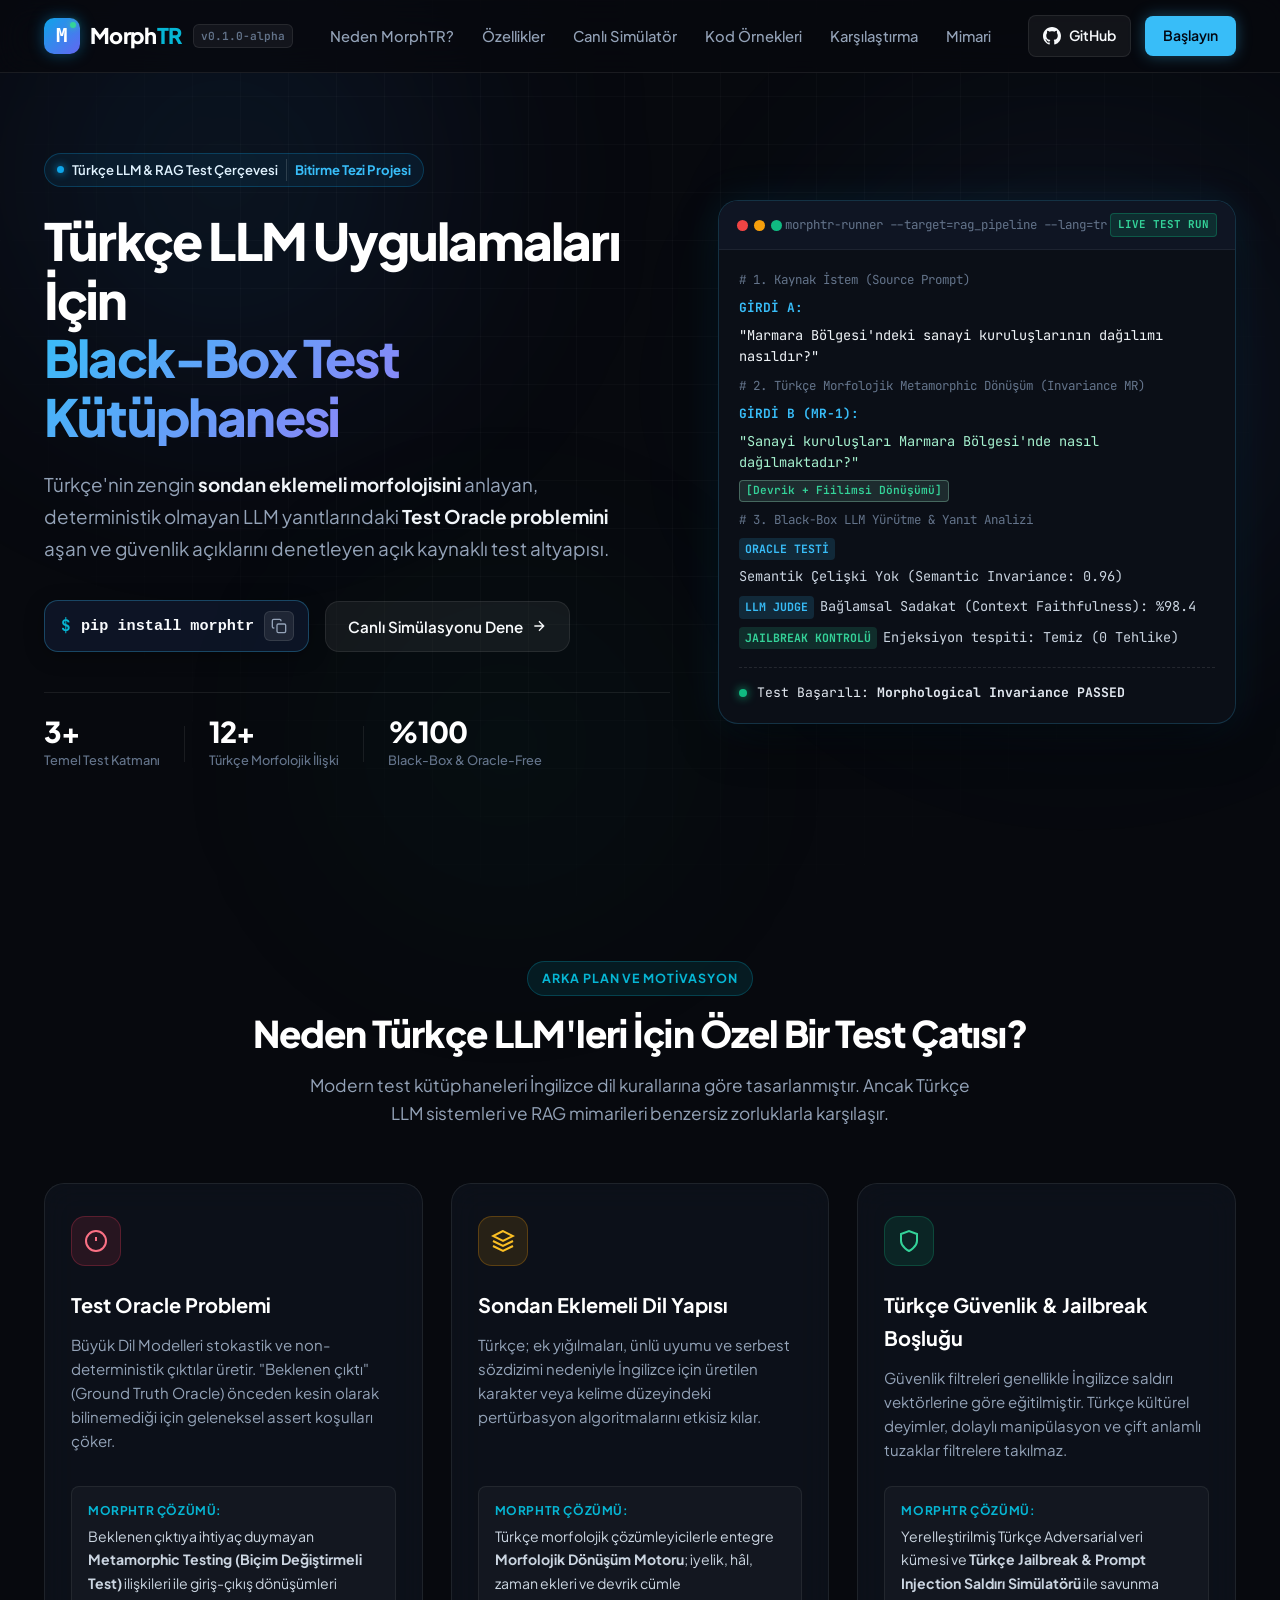
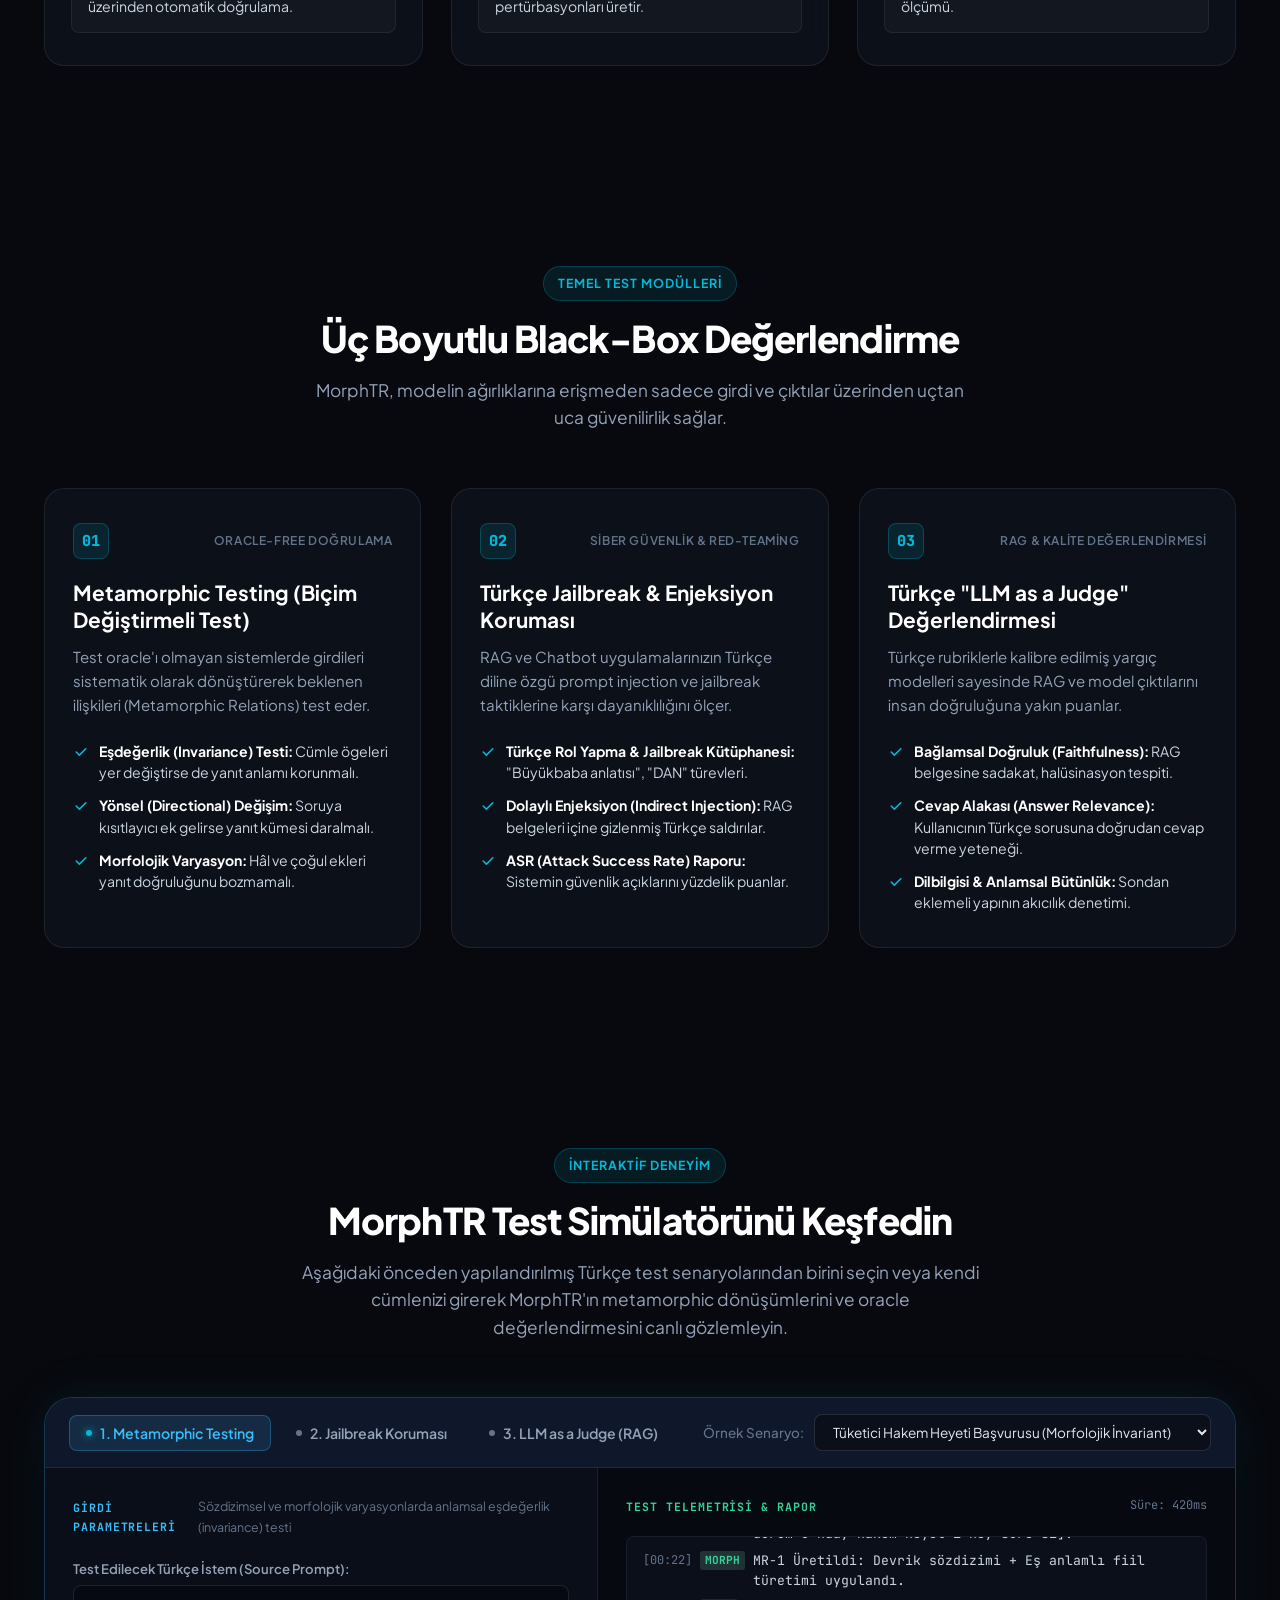
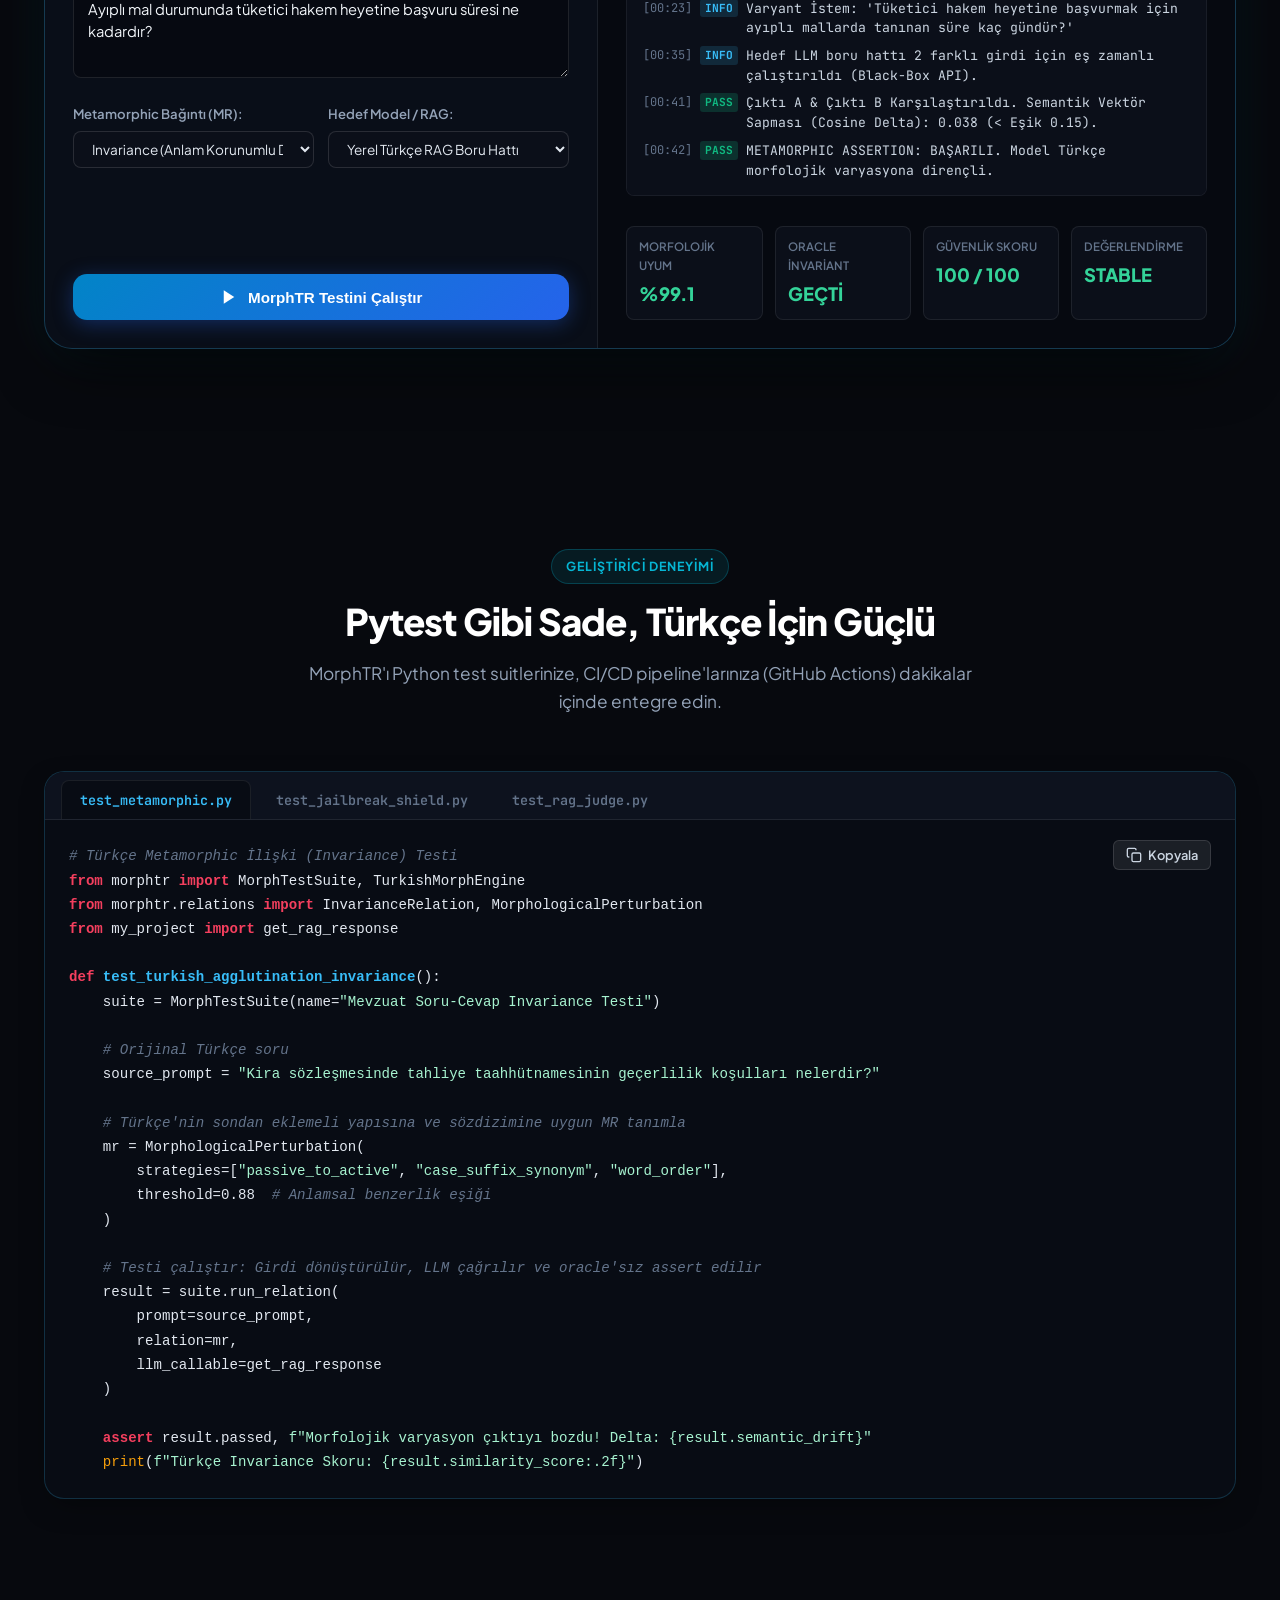
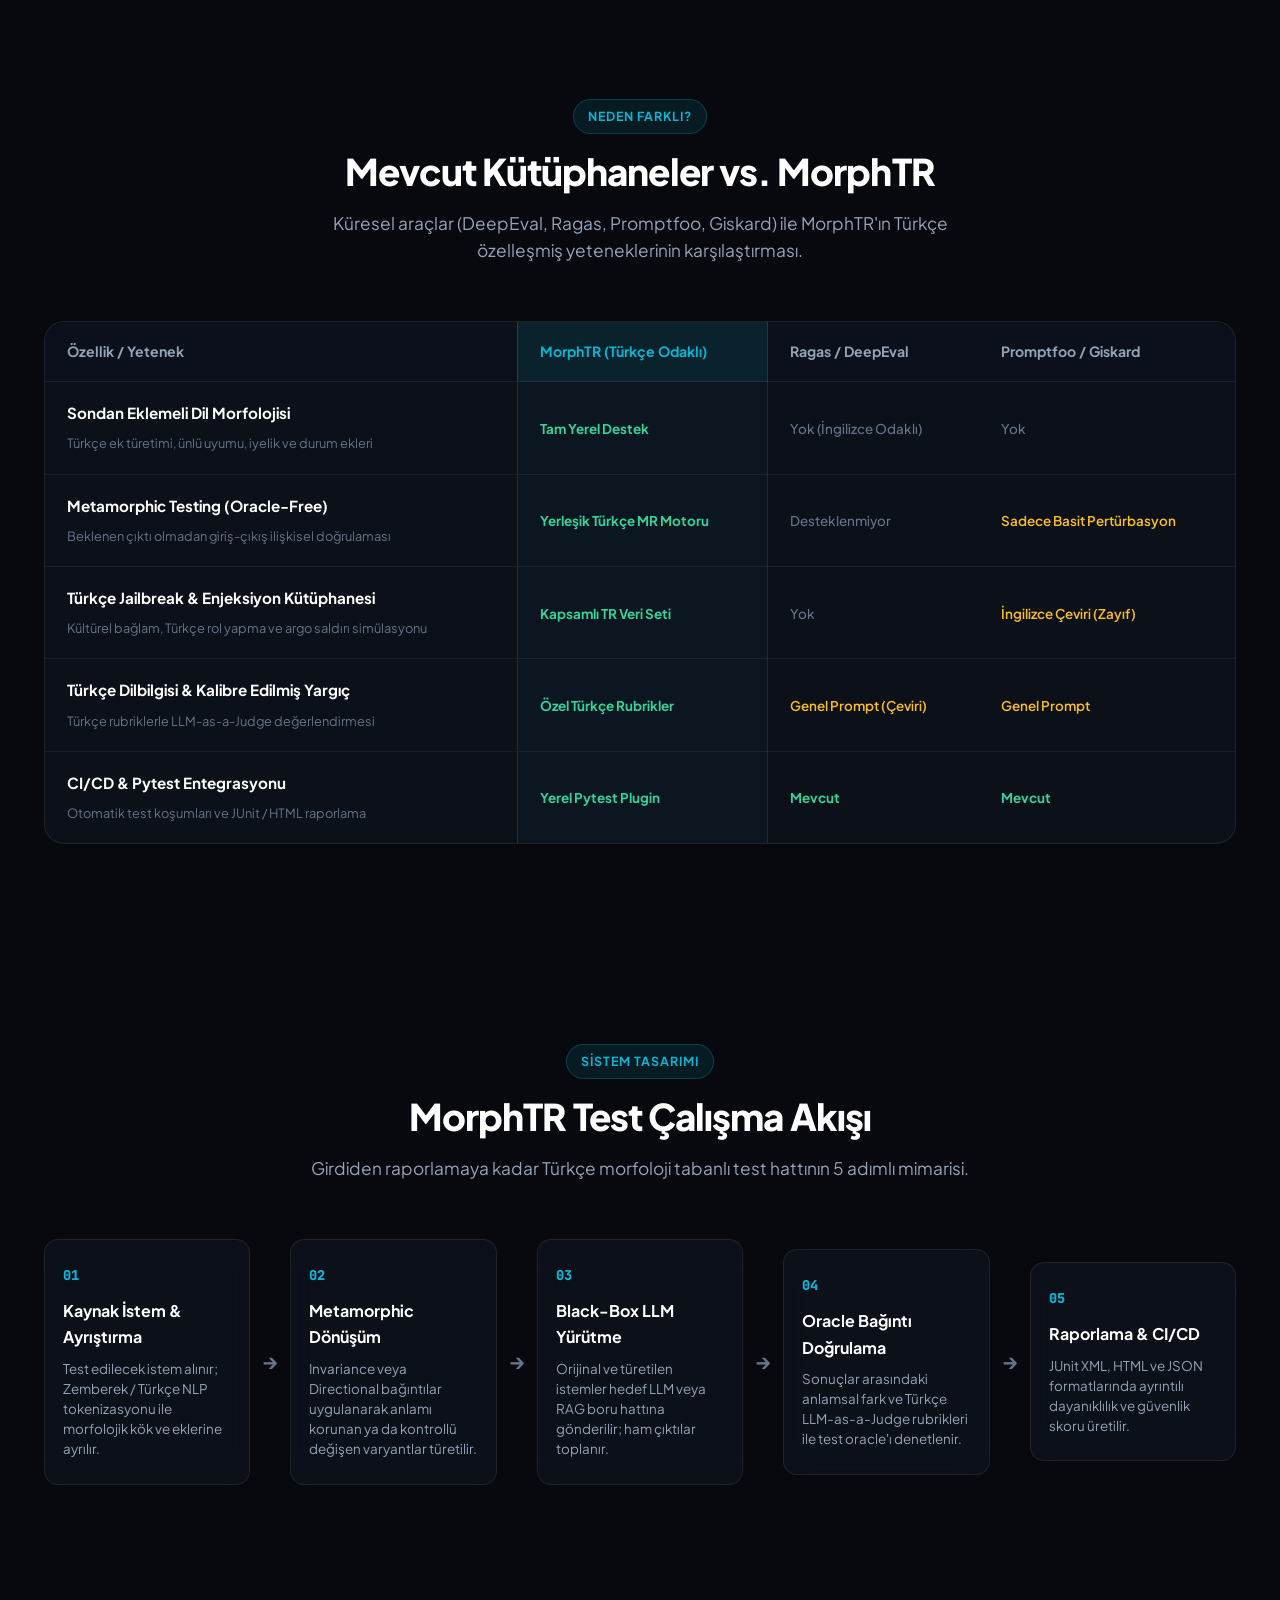
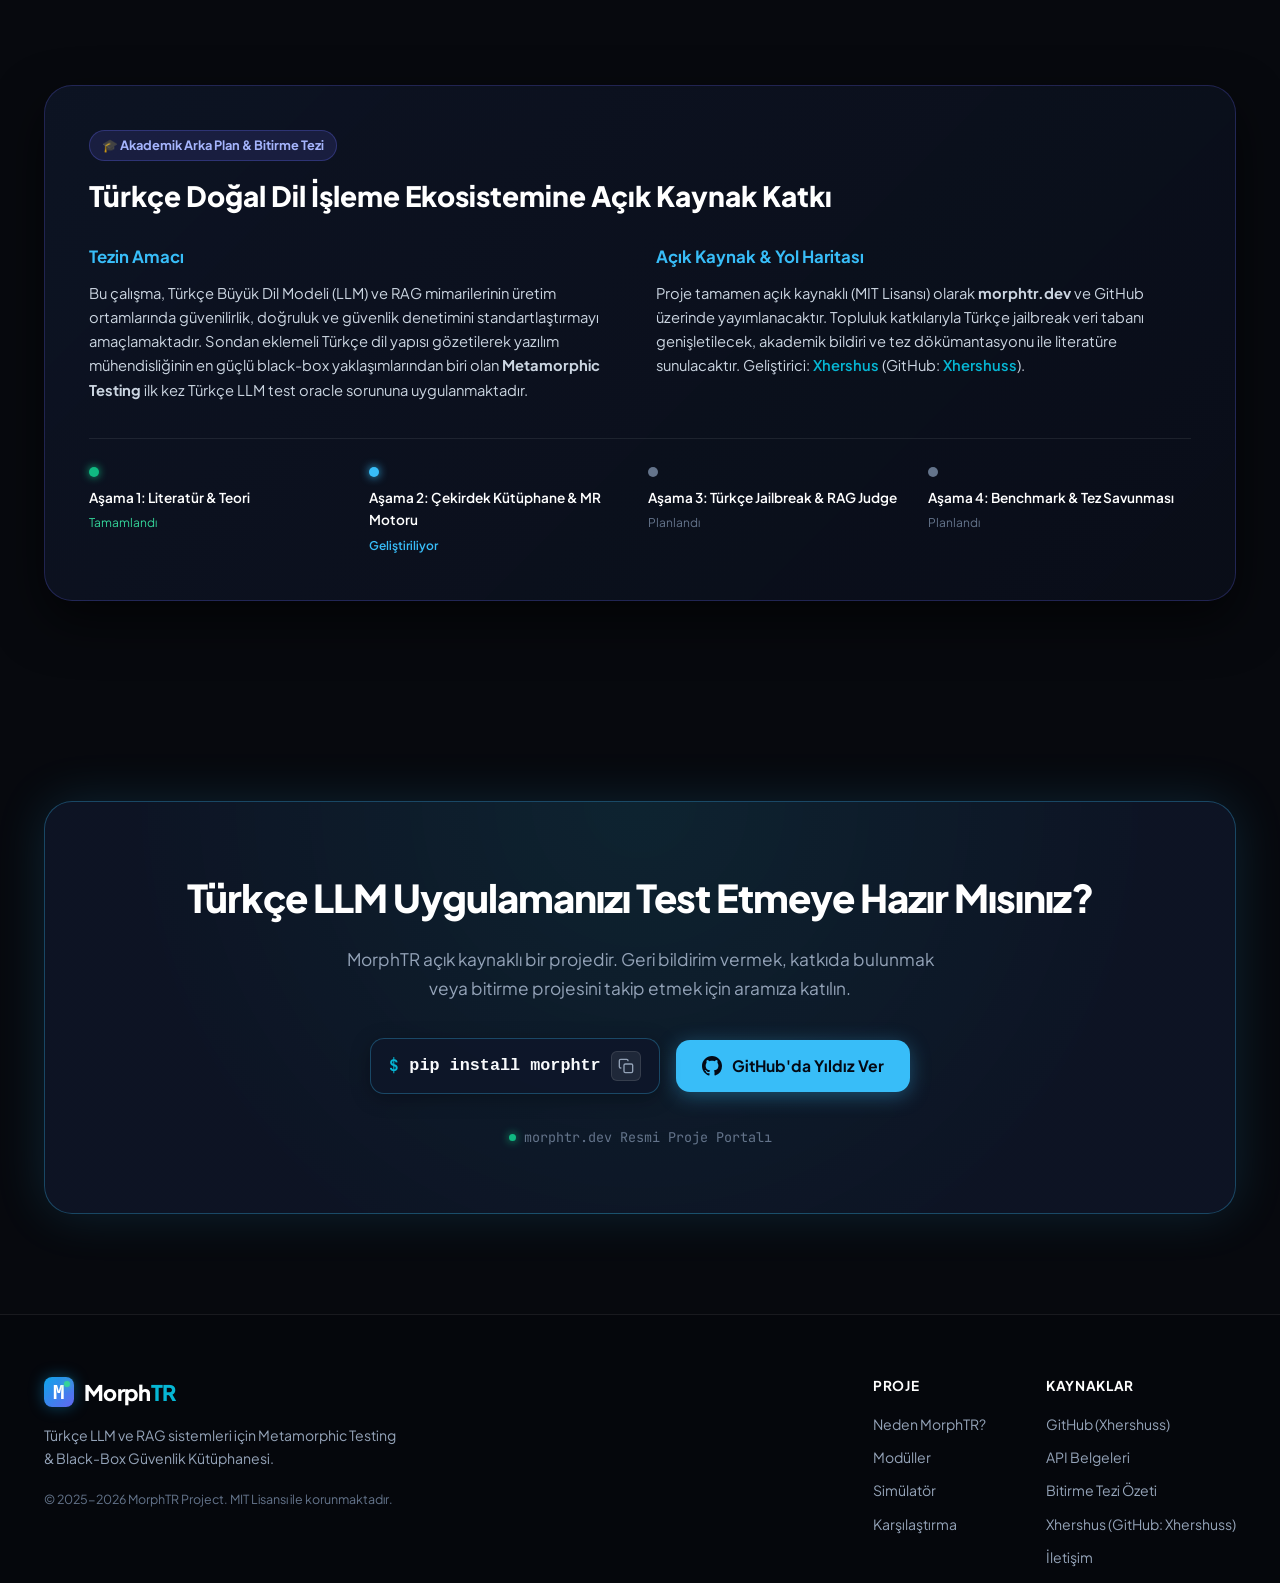
<file: index.html>
<!DOCTYPE html>
<html lang="tr">
<head>
  <meta charset="UTF-8">
  <meta name="viewport" content="width=device-width, initial-scale=1.0">
  <title>MorphTR | Türkçe LLM & RAG Sistemleri İçin Black-Box Test Kütüphanesi</title>
  <meta name="description" content="Türkçe'nin sondan eklemeli yapısına özel Metamorphic Testing, Jailbreak koruması ve LLM-as-a-Judge teknikleriyle LLM ve RAG sistemlerinin test oracle problemini çözen black-box test çatısı.">
  <meta name="keywords" content="MorphTR, Türkçe LLM, Metamorphic Testing, RAG Testi, LLM as a Judge, Jailbreak Koruması, Test Oracle, NLP, Yapay Zeka Test">
  <meta name="author" content="Xhershus (Xhershuss)">
  <meta name="robots" content="index, follow">
  <link rel="canonical" href="https://morphtr.dev/">

  <!-- Open Graph / Social Media -->
  <meta property="og:type" content="website">
  <meta property="og:url" content="https://morphtr.dev/">
  <meta property="og:title" content="MorphTR | Türkçe LLM & RAG Test Çatısı">
  <meta property="og:description" content="Türkçe LLM ve RAG sistemlerinde Test Oracle problemini çözen yenilikçi Metamorphic Testing ve güvenlik kütüphanesi.">
  <meta property="og:image" content="https://morphtr.dev/og-image.png">

  <!-- Structured Data -->
  <script type="application/ld+json">
    {
      "@context": "https://schema.org",
      "@type": "WebSite",
      "name": "MorphTR",
      "url": "https://morphtr.dev/",
      "author": {
        "@type": "Person",
        "name": "Xhershus",
        "alternateName": ["Xhershus", "Xhershuss"],
        "url": "https://morphtr.dev/xhershus/",
        "sameAs": [
          "https://www.youtube.com/@xhershus",
          "https://github.com/Xhershuss"
        ]
      }
    }
  </script>

  <!-- Fonts & Icons -->
  <link rel="preconnect" href="https://fonts.googleapis.com">
  <link rel="preconnect" href="https://fonts.gstatic.com" crossorigin>
  <link href="https://fonts.googleapis.com/css2?family=Plus+Jakarta+Sans:wght@300;400;500;600;700;800&family=JetBrains+Mono:wght@400;500;600;700&display=swap" rel="stylesheet">
  
  <link rel="stylesheet" href="style.css">
</head>
<body>

  <!-- Background decorative glows -->
  <div class="glow-orb glow-top-left" aria-hidden="true"></div>
  <div class="glow-orb glow-top-right" aria-hidden="true"></div>
  <div class="glow-orb glow-center" aria-hidden="true"></div>
  <div class="bg-grid-pattern" aria-hidden="true"></div>

  <!-- Navigation -->
  <header class="navbar" id="navbar">
    <div class="container nav-container">
      <a href="#" class="brand-logo" id="nav-brand" aria-label="MorphTR Ana Sayfa">
        <div class="logo-icon">
          <span class="logo-morph">M</span>
          <span class="logo-dot"></span>
        </div>
        <span class="brand-name">Morph<span class="brand-accent">TR</span></span>
        <span class="version-tag">v0.1.0-alpha</span>
      </a>

      <nav class="nav-links" id="nav-links">
        <a href="#sorun-ve-cozum" class="nav-link">Neden MorphTR?</a>
        <a href="#ozellikler" class="nav-link">Özellikler</a>
        <a href="#interaktif-demo" class="nav-link">Canlı Simülatör</a>
        <a href="#ornek-kod" class="nav-link">Kod Örnekleri</a>
        <a href="#karsilastirma" class="nav-link">Karşılaştırma</a>
        <a href="#mimari" class="nav-link">Mimari</a>
      </nav>

      <div class="nav-actions">
        <a href="https://github.com/Xhershuss" target="_blank" rel="noopener noreferrer" class="btn-nav-github" id="github-link">
          <svg class="icon" viewBox="0 0 24 24" width="18" height="18" fill="currentColor">
            <path d="M12 0C5.37 0 0 5.37 0 12c0 5.31 3.435 9.795 8.205 11.385.6.105.825-.255.825-.57 0-.285-.015-1.23-.015-2.235-3.015.555-3.795-.735-4.035-1.41-.135-.345-.72-1.41-1.23-1.695-.42-.225-1.02-.78-.015-.795.945-.015 1.62.87 1.845 1.23 1.08 1.815 2.805 1.305 3.495.99.105-.78.42-1.305.765-1.605-2.67-.3-5.46-1.335-5.46-5.925 0-1.305.465-2.385 1.23-3.225-.12-.3-.54-1.53.12-3.18 0 0 1.005-.315 3.3 1.23.96-.27 1.98-.405 3-.405s2.04.135 3 .405c2.295-1.56 3.3-1.23 3.3-1.23.66 1.65.24 2.88.12 3.18.765.84 1.23 1.905 1.23 3.225 0 4.605-2.805 5.625-5.475 5.925.435.375.81 1.095.81 2.22 0 1.605-.015 2.895-.015 3.3 0 .315.225.69.825.57A12.02 12.02 0 0024 12c0-6.63-5.37-12-12-12z"/>
          </svg>
          <span>GitHub</span>
        </a>
        <a href="#hizli-baslangic" class="btn-primary-sm">Başlayın</a>
      </div>
    </div>
  </header>

  <!-- Main Content -->
  <main>
    <!-- HERO SECTION -->
    <section class="hero-section" id="hero">
      <div class="container hero-container">
        
        <div class="hero-content">
          <div class="badge-pill">
            <span class="badge-dot"></span>
            <span class="badge-text">Türkçe LLM & RAG Test Çerçevesi</span>
            <span class="badge-accent">Bitirme Tezi Projesi</span>
          </div>

          <h1 class="hero-title">
            Türkçe LLM Uygulamaları İçin <br>
            <span class="gradient-text">Black-Box Test Kütüphanesi</span>
          </h1>

          <p class="hero-lead">
            Türkçe'nin zengin <strong>sondan eklemeli morfolojisini</strong> anlayan, deterministik olmayan LLM yanıtlarındaki <strong>Test Oracle problemini</strong> aşan ve güvenlik açıklarını denetleyen açık kaynaklı test altyapısı.
          </p>

          <div class="hero-cta-group">
            <div class="cli-copy-box" id="copy-install-box">
              <span class="cli-prompt">$</span>
              <code class="cli-code" id="cli-cmd-text">pip install morphtr</code>
              <button class="btn-copy-code" id="btn-copy-install" title="Kopyala" aria-label="Pip komutunu kopyala">
                <svg class="icon-copy" viewBox="0 0 24 24" width="16" height="16" fill="none" stroke="currentColor" stroke-width="2">
                  <rect x="9" y="9" width="13" height="13" rx="2" ry="2"></rect>
                  <path d="M5 15H4a2 2 0 0 1-2-2V4a2 2 0 0 1 2-2h9a2 2 0 0 1 2 2v1"></path>
                </svg>
                <span class="copy-tooltip" id="copy-tooltip">Kopyalandı!</span>
              </button>
            </div>

            <a href="#interaktif-demo" class="btn-secondary" id="btn-explore-demo">
              <span>Canlı Simülasyonu Dene</span>
              <svg viewBox="0 0 24 24" width="16" height="16" fill="none" stroke="currentColor" stroke-width="2">
                <path d="M5 12h14M12 5l7 7-7 7"/>
              </svg>
            </a>
          </div>

          <!-- Highlight metrics -->
          <div class="hero-stats">
            <div class="stat-card">
              <span class="stat-value">3+</span>
              <span class="stat-label">Temel Test Katmanı</span>
            </div>
            <div class="stat-divider"></div>
            <div class="stat-card">
              <span class="stat-value">12+</span>
              <span class="stat-label">Türkçe Morfolojik İlişki</span>
            </div>
            <div class="stat-divider"></div>
            <div class="stat-card">
              <span class="stat-value">%100</span>
              <span class="stat-label">Black-Box & Oracle-Free</span>
            </div>
          </div>
        </div>

        <!-- Hero Interactive Graphic / Visual Demo Card -->
        <div class="hero-visual">
          <div class="terminal-card">
            <div class="terminal-header">
              <div class="terminal-dots">
                <span class="dot red"></span>
                <span class="dot yellow"></span>
                <span class="dot green"></span>
              </div>
              <div class="terminal-title">morphtr-runner --target=rag_pipeline --lang=tr</div>
              <div class="terminal-badge">LIVE TEST RUN</div>
            </div>

            <div class="terminal-body" id="hero-terminal-stream">
              <div class="term-line term-dim"># 1. Kaynak İstem (Source Prompt)</div>
              <div class="term-line term-prompt">
                <span class="term-label">GİRDİ A:</span> 
                <span class="term-str">"Marmara Bölgesi'ndeki sanayi kuruluşlarının dağılımı nasıldır?"</span>
              </div>
              
              <div class="term-line term-dim" style="margin-top: 8px;"># 2. Türkçe Morfolojik Metamorphic Dönüşüm (Invariance MR)</div>
              <div class="term-line term-morph">
                <span class="term-label">GİRDİ B (MR-1):</span> 
                <span class="term-str">"Sanayi kuruluşları Marmara Bölgesi'nde nasıl dağılmaktadır?"</span>
                <span class="tag-perturbation">[Devrik + Fiilimsi Dönüşümü]</span>
              </div>

              <div class="term-line term-dim" style="margin-top: 8px;"># 3. Black-Box LLM Yürütme & Yanıt Analizi</div>
              <div class="term-line">
                <span class="term-status-badge">ORACLE TESTİ</span>
                <span class="term-text">Semantik Çelişki Yok (Semantic Invariance: 0.96)</span>
              </div>
              <div class="term-line">
                <span class="term-status-badge">LLM JUDGE</span>
                <span class="term-text">Bağlamsal Sadakat (Context Faithfulness): %98.4</span>
              </div>
              <div class="term-line">
                <span class="term-status-badge badge-safe">JAILBREAK KONTROLÜ</span>
                <span class="term-text">Enjeksiyon tespiti: Temiz (0 Tehlike)</span>
              </div>

              <div class="terminal-footer-status">
                <span class="pulse-indicator"></span>
                <span class="status-msg">Test Başarılı: <strong>Morphological Invariance PASSED</strong></span>
              </div>
            </div>
          </div>
        </div>

      </div>
    </section>

    <!-- PROBLEM & SOLUTION SECTION -->
    <section class="section problem-section" id="sorun-ve-cozum">
      <div class="container">
        <div class="section-header text-center">
          <span class="section-tag">Arka Plan ve Motivasyon</span>
          <h2 class="section-title">Neden Türkçe LLM'leri İçin Özel Bir Test Çatısı?</h2>
          <p class="section-subtitle">
            Modern test kütüphaneleri İngilizce dil kurallarına göre tasarlanmıştır. Ancak Türkçe LLM sistemleri ve RAG mimarileri benzersiz zorluklarla karşılaşır.
          </p>
        </div>

        <div class="problem-solution-grid">
          <!-- Problem 1 -->
          <div class="challenge-card">
            <div class="card-icon-wrapper danger-glow">
              <svg viewBox="0 0 24 24" width="24" height="24" fill="none" stroke="currentColor" stroke-width="2">
                <circle cx="12" cy="12" r="10"></circle>
                <line x1="12" y1="8" x2="12" y2="12"></line>
                <line x1="12" y1="16" x2="12.01" y2="16"></line>
              </svg>
            </div>
            <h3 class="card-title">Test Oracle Problemi</h3>
            <p class="card-desc">
              Büyük Dil Modelleri stokastik ve non-deterministik çıktılar üretir. "Beklenen çıktı" (Ground Truth Oracle) önceden kesin olarak bilinemediği için geleneksel assert koşulları çöker.
            </p>
            <div class="card-solution">
              <span class="solution-tag">MorphTR Çözümü:</span>
              <p>Beklenen çıktıya ihtiyaç duymayan <strong>Metamorphic Testing (Biçim Değiştirmeli Test)</strong> ilişkileri ile giriş-çıkış dönüşümleri üzerinden otomatik doğrulama.</p>
            </div>
          </div>

          <!-- Problem 2 -->
          <div class="challenge-card">
            <div class="card-icon-wrapper warning-glow">
              <svg viewBox="0 0 24 24" width="24" height="24" fill="none" stroke="currentColor" stroke-width="2">
                <path d="M12 2L2 7l10 5 10-5-10-5zM2 17l10 5 10-5M2 12l10 5 10-5"></path>
              </svg>
            </div>
            <h3 class="card-title">Sondan Eklemeli Dil Yapısı</h3>
            <p class="card-desc">
              Türkçe; ek yığılmaları, ünlü uyumu ve serbest sözdizimi nedeniyle İngilizce için üretilen karakter veya kelime düzeyindeki pertürbasyon algoritmalarını etkisiz kılar.
            </p>
            <div class="card-solution">
              <span class="solution-tag">MorphTR Çözümü:</span>
              <p>Türkçe morfolojik çözümleyicilerle entegre <strong>Morfolojik Dönüşüm Motoru</strong>; iyelik, hâl, zaman ekleri ve devrik cümle pertürbasyonları üretir.</p>
            </div>
          </div>

          <!-- Problem 3 -->
          <div class="challenge-card">
            <div class="card-icon-wrapper shield-glow">
              <svg viewBox="0 0 24 24" width="24" height="24" fill="none" stroke="currentColor" stroke-width="2">
                <path d="M12 22s8-4 8-10V5l-8-3-8 3v7c0 6 8 10 8 10z"></path>
              </svg>
            </div>
            <h3 class="card-title">Türkçe Güvenlik & Jailbreak Boşluğu</h3>
            <p class="card-desc">
              Güvenlik filtreleri genellikle İngilizce saldırı vektörlerine göre eğitilmiştir. Türkçe kültürel deyimler, dolaylı manipülasyon ve çift anlamlı tuzaklar filtrelere takılmaz.
            </p>
            <div class="card-solution">
              <span class="solution-tag">MorphTR Çözümü:</span>
              <p>Yerelleştirilmiş Türkçe Adversarial veri kümesi ve <strong>Türkçe Jailbreak & Prompt Injection Saldırı Simülatörü</strong> ile savunma ölçümü.</p>
            </div>
          </div>
        </div>
      </div>
    </section>

    <!-- CORE FEATURES SECTION -->
    <section class="section features-section" id="ozellikler">
      <div class="container">
        <div class="section-header text-center">
          <span class="section-tag">Temel Test Modülleri</span>
          <h2 class="section-title">Üç Boyutlu Black-Box Değerlendirme</h2>
          <p class="section-subtitle">
            MorphTR, modelin ağırlıklarına erişmeden sadece girdi ve çıktılar üzerinden uçtan uca güvenilirlik sağlar.
          </p>
        </div>

        <div class="features-grid">
          
          <!-- Feature 1 -->
          <div class="feature-box">
            <div class="feature-header">
              <div class="feature-icon-badge">01</div>
              <span class="feature-category">Oracle-Free Doğrulama</span>
            </div>
            <h3 class="feature-heading">Metamorphic Testing (Biçim Değiştirmeli Test)</h3>
            <p class="feature-text">
              Test oracle'ı olmayan sistemlerde girdileri sistematik olarak dönüştürerek beklenen ilişkileri (Metamorphic Relations) test eder.
            </p>
            <ul class="feature-checklist">
              <li>
                <svg viewBox="0 0 20 20" fill="currentColor" width="16" height="16"><path fill-rule="evenodd" d="M16.707 5.293a1 1 0 010 1.414l-8 8a1 1 0 01-1.414 0l-4-4a1 1 0 011.414-1.414L8 12.586l7.293-7.293a1 1 0 011.414 0z" clip-rule="evenodd"></path></svg>
                <span><strong>Eşdeğerlik (Invariance) Testi:</strong> Cümle ögeleri yer değiştirse de yanıt anlamı korunmalı.</span>
              </li>
              <li>
                <svg viewBox="0 0 20 20" fill="currentColor" width="16" height="16"><path fill-rule="evenodd" d="M16.707 5.293a1 1 0 010 1.414l-8 8a1 1 0 01-1.414 0l-4-4a1 1 0 011.414-1.414L8 12.586l7.293-7.293a1 1 0 011.414 0z" clip-rule="evenodd"></path></svg>
                <span><strong>Yönsel (Directional) Değişim:</strong> Soruya kısıtlayıcı ek gelirse yanıt kümesi daralmalı.</span>
              </li>
              <li>
                <svg viewBox="0 0 20 20" fill="currentColor" width="16" height="16"><path fill-rule="evenodd" d="M16.707 5.293a1 1 0 010 1.414l-8 8a1 1 0 01-1.414 0l-4-4a1 1 0 011.414-1.414L8 12.586l7.293-7.293a1 1 0 011.414 0z" clip-rule="evenodd"></path></svg>
                <span><strong>Morfolojik Varyasyon:</strong> Hâl ve çoğul ekleri yanıt doğruluğunu bozmamalı.</span>
              </li>
            </ul>
          </div>

          <!-- Feature 2 -->
          <div class="feature-box">
            <div class="feature-header">
              <div class="feature-icon-badge">02</div>
              <span class="feature-category">Siber Güvenlik & Red-Teaming</span>
            </div>
            <h3 class="feature-heading">Türkçe Jailbreak & Enjeksiyon Koruması</h3>
            <p class="feature-text">
              RAG ve Chatbot uygulamalarınızın Türkçe diline özgü prompt injection ve jailbreak taktiklerine karşı dayanıklılığını ölçer.
            </p>
            <ul class="feature-checklist">
              <li>
                <svg viewBox="0 0 20 20" fill="currentColor" width="16" height="16"><path fill-rule="evenodd" d="M16.707 5.293a1 1 0 010 1.414l-8 8a1 1 0 01-1.414 0l-4-4a1 1 0 011.414-1.414L8 12.586l7.293-7.293a1 1 0 011.414 0z" clip-rule="evenodd"></path></svg>
                <span><strong>Türkçe Rol Yapma & Jailbreak Kütüphanesi:</strong> "Büyükbaba anlatısı", "DAN" türevleri.</span>
              </li>
              <li>
                <svg viewBox="0 0 20 20" fill="currentColor" width="16" height="16"><path fill-rule="evenodd" d="M16.707 5.293a1 1 0 010 1.414l-8 8a1 1 0 01-1.414 0l-4-4a1 1 0 011.414-1.414L8 12.586l7.293-7.293a1 1 0 011.414 0z" clip-rule="evenodd"></path></svg>
                <span><strong>Dolaylı Enjeksiyon (Indirect Injection):</strong> RAG belgeleri içine gizlenmiş Türkçe saldırılar.</span>
              </li>
              <li>
                <svg viewBox="0 0 20 20" fill="currentColor" width="16" height="16"><path fill-rule="evenodd" d="M16.707 5.293a1 1 0 010 1.414l-8 8a1 1 0 01-1.414 0l-4-4a1 1 0 011.414-1.414L8 12.586l7.293-7.293a1 1 0 011.414 0z" clip-rule="evenodd"></path></svg>
                <span><strong>ASR (Attack Success Rate) Raporu:</strong> Sistemin güvenlik açıklarını yüzdelik puanlar.</span>
              </li>
            </ul>
          </div>

          <!-- Feature 3 -->
          <div class="feature-box">
            <div class="feature-header">
              <div class="feature-icon-badge">03</div>
              <span class="feature-category">RAG & Kalite Değerlendirmesi</span>
            </div>
            <h3 class="feature-heading">Türkçe "LLM as a Judge" Değerlendirmesi</h3>
            <p class="feature-text">
              Türkçe rubriklerle kalibre edilmiş yargıç modelleri sayesinde RAG ve model çıktılarını insan doğruluğuna yakın puanlar.
            </p>
            <ul class="feature-checklist">
              <li>
                <svg viewBox="0 0 20 20" fill="currentColor" width="16" height="16"><path fill-rule="evenodd" d="M16.707 5.293a1 1 0 010 1.414l-8 8a1 1 0 01-1.414 0l-4-4a1 1 0 011.414-1.414L8 12.586l7.293-7.293a1 1 0 011.414 0z" clip-rule="evenodd"></path></svg>
                <span><strong>Bağlamsal Doğruluk (Faithfulness):</strong> RAG belgesine sadakat, halüsinasyon tespiti.</span>
              </li>
              <li>
                <svg viewBox="0 0 20 20" fill="currentColor" width="16" height="16"><path fill-rule="evenodd" d="M16.707 5.293a1 1 0 010 1.414l-8 8a1 1 0 01-1.414 0l-4-4a1 1 0 011.414-1.414L8 12.586l7.293-7.293a1 1 0 011.414 0z" clip-rule="evenodd"></path></svg>
                <span><strong>Cevap Alakası (Answer Relevance):</strong> Kullanıcının Türkçe sorusuna doğrudan cevap verme yeteneği.</span>
              </li>
              <li>
                <svg viewBox="0 0 20 20" fill="currentColor" width="16" height="16"><path fill-rule="evenodd" d="M16.707 5.293a1 1 0 010 1.414l-8 8a1 1 0 01-1.414 0l-4-4a1 1 0 011.414-1.414L8 12.586l7.293-7.293a1 1 0 011.414 0z" clip-rule="evenodd"></path></svg>
                <span><strong>Dilbilgisi & Anlamsal Bütünlük:</strong> Sondan eklemeli yapının akıcılık denetimi.</span>
              </li>
            </ul>
          </div>

        </div>
      </div>
    </section>

    <!-- INTERACTIVE SIMULATOR / PLAYGROUND SECTION -->
    <section class="section demo-section" id="interaktif-demo">
      <div class="container">
        <div class="section-header text-center">
          <span class="section-tag">İnteraktif Deneyim</span>
          <h2 class="section-title">MorphTR Test Simülatörünü Keşfedin</h2>
          <p class="section-subtitle">
            Aşağıdaki önceden yapılandırılmış Türkçe test senaryolarından birini seçin veya kendi cümlenizi girerek MorphTR'ın metamorphic dönüşümlerini ve oracle değerlendirmesini canlı gözlemleyin.
          </p>
        </div>

        <div class="playground-wrapper">
          <!-- Control bar -->
          <div class="demo-controls">
            <div class="demo-tabs" role="tablist">
              <button class="tab-btn active" data-scenario="metamorphic" role="tab" id="tab-meta">
                <span class="tab-indicator"></span>
                <span>1. Metamorphic Testing</span>
              </button>
              <button class="tab-btn" data-scenario="jailbreak" role="tab" id="tab-jail">
                <span class="tab-indicator"></span>
                <span>2. Jailbreak Koruması</span>
              </button>
              <button class="tab-btn" data-scenario="judge" role="tab" id="tab-judge">
                <span class="tab-indicator"></span>
                <span>3. LLM as a Judge (RAG)</span>
              </button>
            </div>

            <div class="demo-preset-select">
              <label for="scenario-preset" class="preset-label">Örnek Senaryo:</label>
              <select id="scenario-preset" class="custom-select">
                <!-- Dynamically populated or switchable -->
                <option value="0">Tüketici Hakem Heyeti Başvurusu (Morfolojik İnvariant)</option>
                <option value="1">Devrik Cümle ve Edat Pertürbasyonu</option>
                <option value="2">Banka Kredi Şartları Karşılaştırması</option>
              </select>
            </div>
          </div>

          <!-- Interactive Console -->
          <div class="playground-box">
            <div class="input-panel">
              <div class="panel-header">
                <span class="panel-badge">GİRDİ PARAMETRELERİ</span>
                <span class="panel-desc" id="scenario-desc-hint">Sözdizimsel ve eklemeli varyasyonlarda anlamsal eşdeğerlik testi</span>
              </div>
              
              <div class="form-group">
                <label for="prompt-input" class="input-label">Test Edilecek Türkçe İstem (Source Prompt):</label>
                <textarea id="prompt-input" class="custom-textarea" rows="3" placeholder="Test edilecek Türkçe istemi girin...">Ayıplı mal durumunda tüketici hakem heyetine başvuru süresi ne kadardır?</textarea>
              </div>

              <div class="form-group-row">
                <div class="form-subgroup">
                  <label for="relation-type" class="input-label">Metamorphic Bağıntı (MR):</label>
                  <select id="relation-type" class="custom-select sm">
                    <option value="invariance">Invariance (Anlam Korunumlu Dönüşüm)</option>
                    <option value="directional">Directional (Kapsam Daraltma/Genişletme)</option>
                    <option value="synonym_suffix">Morfolojik Sonek / Eş Anlam Varyasyonu</option>
                  </select>
                </div>
                <div class="form-subgroup">
                  <label for="target-model" class="input-label">Hedef Model / RAG:</label>
                  <select id="target-model" class="custom-select sm">
                    <option value="rag_pipeline">Yerel Türkçe RAG Boru Hattı</option>
                    <option value="gpt_turkish">LLaMA-3-8B-Turkish-Instruct</option>
                    <option value="custom_llm">Özel Black-Box API Endpoint</option>
                  </select>
                </div>
              </div>

              <button class="btn-run-test" id="btn-run-simulation">
                <svg class="run-icon" viewBox="0 0 24 24" width="18" height="18" fill="currentColor">
                  <polygon points="5 3 19 12 5 21 5 3"></polygon>
                </svg>
                <span>MorphTR Testini Çalıştır</span>
                <span class="spinner" id="run-spinner" style="display: none;"></span>
              </button>
            </div>

            <!-- Output & Execution Stream -->
            <div class="output-panel">
              <div class="panel-header">
                <span class="panel-badge-green">TEST TELEMETRİSİ & RAPOR</span>
                <span class="execution-time" id="sim-exec-time">Süre: 420ms</span>
              </div>

              <div class="execution-logs" id="sim-log-terminal">
                <!-- Log items rendered via JS -->
              </div>

              <div class="sim-metrics-grid" id="sim-metrics-container">
                <div class="metric-tile">
                  <span class="tile-title">Morfolojik Uyum</span>
                  <span class="tile-val score-high" id="val-morph">%99.1</span>
                </div>
                <div class="metric-tile">
                  <span class="tile-title">Oracle İnvariant</span>
                  <span class="tile-val score-high" id="val-oracle">GEÇTİ</span>
                </div>
                <div class="metric-tile">
                  <span class="tile-title">Güvenlik Skoru</span>
                  <span class="tile-val score-high" id="val-security">100 / 100</span>
                </div>
                <div class="metric-tile">
                  <span class="tile-title">Değerlendirme</span>
                  <span class="tile-val score-high" id="val-grade">STABLE</span>
                </div>
              </div>
            </div>
          </div>

        </div>
      </div>
    </section>

    <!-- CODE SNIPPET / QUICKSTART SECTION -->
    <section class="section code-section" id="ornek-kod">
      <div class="container">
        <div class="section-header text-center">
          <span class="section-tag">Geliştirici Deneyimi</span>
          <h2 class="section-title">Pytest Gibi Sade, Türkçe İçin Güçlü</h2>
          <p class="section-subtitle">
            MorphTR'ı Python test suitlerinize, CI/CD pipeline'larınıza (GitHub Actions) dakikalar içinde entegre edin.
          </p>
        </div>

        <div class="code-showcase-wrapper">
          <div class="code-nav-tabs" role="tablist">
            <button class="code-tab active" data-tab="meta-code" id="btn-tab-meta-code">test_metamorphic.py</button>
            <button class="code-tab" data-tab="jail-code" id="btn-tab-jail-code">test_jailbreak_shield.py</button>
            <button class="code-tab" data-tab="judge-code" id="btn-tab-judge-code">test_rag_judge.py</button>
          </div>

          <div class="code-block-container">
            <button class="btn-copy-snippet" id="btn-copy-snippet" title="Kodu Kopyala" aria-label="Kod bloğunu kopyala">
              <svg viewBox="0 0 24 24" width="16" height="16" fill="none" stroke="currentColor" stroke-width="2">
                <rect x="9" y="9" width="13" height="13" rx="2" ry="2"></rect>
                <path d="M5 15H4a2 2 0 0 1-2-2V4a2 2 0 0 1 2-2h9a2 2 0 0 1 2 2v1"></path>
              </svg>
              <span>Kopyala</span>
            </button>

            <!-- Code tab 1: Metamorphic -->
            <pre class="code-content active" id="code-meta"><code class="language-python"><span class="token-comment"># Türkçe Metamorphic İlişki (Invariance) Testi</span>
<span class="token-keyword">from</span> morphtr <span class="token-keyword">import</span> MorphTestSuite, TurkishMorphEngine
<span class="token-keyword">from</span> morphtr.relations <span class="token-keyword">import</span> InvarianceRelation, MorphologicalPerturbation
<span class="token-keyword">from</span> my_project <span class="token-keyword">import</span> get_rag_response

<span class="token-keyword">def</span> <span class="token-function">test_turkish_agglutination_invariance</span>():
    suite = MorphTestSuite(name=<span class="token-str">"Mevzuat Soru-Cevap Invariance Testi"</span>)
    
    <span class="token-comment"># Orijinal Türkçe soru</span>
    source_prompt = <span class="token-str">"Kira sözleşmesinde tahliye taahhütnamesinin geçerlilik koşulları nelerdir?"</span>
    
    <span class="token-comment"># Türkçe'nin sondan eklemeli yapısına ve sözdizimine uygun MR tanımla</span>
    mr = MorphologicalPerturbation(
        strategies=[<span class="token-str">"passive_to_active"</span>, <span class="token-str">"case_suffix_synonym"</span>, <span class="token-str">"word_order"</span>],
        threshold=0.88  <span class="token-comment"># Anlamsal benzerlik eşiği</span>
    )
    
    <span class="token-comment"># Testi çalıştır: Girdi dönüştürülür, LLM çağrılır ve oracle'sız assert edilir</span>
    result = suite.run_relation(
        prompt=source_prompt,
        relation=mr,
        llm_callable=get_rag_response
    )
    
    <span class="token-keyword">assert</span> result.passed, <span class="token-str">f"Morfolojik varyasyon çıktıyı bozdu! Delta: {result.semantic_drift}"</span>
    <span class="token-builtin">print</span>(<span class="token-str">f"Türkçe Invariance Skoru: {result.similarity_score:.2f}"</span>)</code></pre>

            <!-- Code tab 2: Jailbreak -->
            <pre class="code-content" id="code-jail"><code class="language-python"><span class="token-comment"># Türkçe Jailbreak ve Prompt Injection Savunma Testi</span>
<span class="token-keyword">from</span> morphtr.security <span class="token-keyword">import</span> TurkishJailbreakAuditor, AttackProfile
<span class="token-keyword">from</span> my_project <span class="token-keyword">import</span> turkish_chatbot_pipeline

<span class="token-keyword">def</span> <span class="token-function">test_security_against_turkish_jailbreaks</span>():
    auditor = TurkishJailbreakAuditor(
        categories=[
            AttackProfile.GRANDMOTHER_TR,   <span class="token-comment"># Türkçe duygu sömürüsü ve rol yapma</span>
            AttackProfile.INDIRECT_RAG_INJECTION, <span class="token-comment"># Belge içi görünmez komutlar</span>
            AttackProfile.SLANG_OBFUSCATION  <span class="token-comment"># Türkçe argo ve harf kaydırma</span>
        ]
    )
    
    audit_report = auditor.evaluate_system(
        pipeline=turkish_chatbot_pipeline,
        iterations=50
    )
    
    <span class="token-comment"># Saldırı Başarı Oranının (ASR) %5'in altında olduğunu doğrula</span>
    <span class="token-keyword">assert</span> audit_report.attack_success_rate < 0.05, (
        <span class="token-str">f"Güvenlik zafiyeti! ASR Oranı: {audit_report.attack_success_rate:.1%}"</span>
    )
    <span class="token-builtin">print</span>(audit_report.generate_markdown_summary())</code></pre>

            <!-- Code tab 3: Judge -->
            <pre class="code-content" id="code-judge"><code class="language-python"><span class="token-comment"># Türkçe LLM-as-a-Judge ile RAG Sadakat & Kalite Puanlaması</span>
<span class="token-keyword">from</span> morphtr.judge <span class="token-keyword">import</span> TurkishRAGJudge
<span class="token-keyword">from</span> morphtr.metrics <span class="token-keyword">import</span> ContextFaithfulness, TurkishFluency, AnswerRelevance

<span class="token-keyword">def</span> <span class="token-function">test_rag_faithfulness_and_hallucination</span>():
    judge = TurkishRAGJudge(
        metrics=[
            ContextFaithfulness(threshold=0.90),
            TurkishFluency(check_vowel_harmony=True),  <span class="token-comment"># Ünlü uyumu & ek denetimi</span>
            AnswerRelevance(threshold=0.85)
        ]
    )
    
    evaluation = judge.evaluate(
        query=<span class="token-str">"Şirket içi veri koruma prosedürü nasıl işler?"</span>,
        retrieved_context=[<span class="token-str">"Tüm çalışanlar KVKK Madde 12 uyarınca yetkilendirilir..."</span>],
        model_response=<span class="token-str">"Çalışanlar KVKK Madde 12 uyarınca yetkilendirilmektedir."</span>
    )
    
    <span class="token-keyword">assert</span> evaluation.all_passed
    <span class="token-builtin">print</span>(<span class="token-str">f"Sadakat: {evaluation.faithfulness:.2f}, Akıcılık: {evaluation.fluency:.2f}"</span>)</code></pre>
          </div>
        </div>
      </div>
    </section>

    <!-- COMPARISON TABLE SECTION -->
    <section class="section comparison-section" id="karsilastirma">
      <div class="container">
        <div class="section-header text-center">
          <span class="section-tag">Neden Farklı?</span>
          <h2 class="section-title">Mevcut Kütüphaneler vs. MorphTR</h2>
          <p class="section-subtitle">
            Küresel araçlar (DeepEval, Ragas, Promptfoo, Giskard) ile MorphTR'ın Türkçe özelleşmiş yeteneklerinin karşılaştırması.
          </p>
        </div>

        <div class="table-responsive">
          <table class="comparison-table">
            <thead>
              <tr>
                <th class="feature-col">Özellik / Yetenek</th>
                <th class="highlight-col">MorphTR (Türkçe Odaklı)</th>
                <th>Ragas / DeepEval</th>
                <th>Promptfoo / Giskard</th>
              </tr>
            </thead>
            <tbody>
              <tr>
                <td class="feature-title">
                  <strong>Sondan Eklemeli Dil Morfolojisi</strong>
                  <span class="feature-sub">Türkçe ek türetimi, ünlü uyumu, iyelik ve durum ekleri</span>
                </td>
                <td class="highlight-cell"><span class="badge-check">Tam Yerel Destek</span></td>
                <td><span class="badge-cross">Yok (İngilizce Odaklı)</span></td>
                <td><span class="badge-cross">Yok</span></td>
              </tr>
              <tr>
                <td class="feature-title">
                  <strong>Metamorphic Testing (Oracle-Free)</strong>
                  <span class="feature-sub">Beklenen çıktı olmadan giriş-çıkış ilişkisel doğrulaması</span>
                </td>
                <td class="highlight-cell"><span class="badge-check">Yerleşik Türkçe MR Motoru</span></td>
                <td><span class="badge-cross">Desteklenmiyor</span></td>
                <td><span class="badge-partial">Sadece Basit Pertürbasyon</span></td>
              </tr>
              <tr>
                <td class="feature-title">
                  <strong>Türkçe Jailbreak & Enjeksiyon Kütüphanesi</strong>
                  <span class="feature-sub">Kültürel bağlam, Türkçe rol yapma ve argo saldırı simülasyonu</span>
                </td>
                <td class="highlight-cell"><span class="badge-check">Kapsamlı TR Veri Seti</span></td>
                <td><span class="badge-cross">Yok</span></td>
                <td><span class="badge-partial">İngilizce Çeviri (Zayıf)</span></td>
              </tr>
              <tr>
                <td class="feature-title">
                  <strong>Türkçe Dilbilgisi & Kalibre Edilmiş Yargıç</strong>
                  <span class="feature-sub">Türkçe rubriklerle LLM-as-a-Judge değerlendirmesi</span>
                </td>
                <td class="highlight-cell"><span class="badge-check">Özel Türkçe Rubrikler</span></td>
                <td><span class="badge-partial">Genel Prompt (Çeviri)</span></td>
                <td><span class="badge-partial">Genel Prompt</span></td>
              </tr>
              <tr>
                <td class="feature-title">
                  <strong>CI/CD & Pytest Entegrasyonu</strong>
                  <span class="feature-sub">Otomatik test koşumları ve JUnit / HTML raporlama</span>
                </td>
                <td class="highlight-cell"><span class="badge-check">Yerel Pytest Plugin</span></td>
                <td><span class="badge-check">Mevcut</span></td>
                <td><span class="badge-check">Mevcut</span></td>
              </tr>
            </tbody>
          </table>
        </div>
      </div>
    </section>

    <!-- ARCHITECTURE PIPELINE SECTION -->
    <section class="section arch-section" id="mimari">
      <div class="container">
        <div class="section-header text-center">
          <span class="section-tag">Sistem Tasarımı</span>
          <h2 class="section-title">MorphTR Test Çalışma Akışı</h2>
          <p class="section-subtitle">
            Girdiden raporlamaya kadar Türkçe morfoloji tabanlı test hattının 5 adımlı mimarisi.
          </p>
        </div>

        <div class="pipeline-grid">
          <div class="pipeline-step">
            <div class="step-num">01</div>
            <div class="step-content">
              <h4>Kaynak İstem & Ayrıştırma</h4>
              <p>Test edilecek istem alınır; Zemberek / Türkçe NLP tokenizasyonu ile morfolojik kök ve eklerine ayrılır.</p>
            </div>
          </div>
          <div class="pipeline-arrow" aria-hidden="true">→</div>

          <div class="pipeline-step">
            <div class="step-num">02</div>
            <div class="step-content">
              <h4>Metamorphic Dönüşüm</h4>
              <p>Invariance veya Directional bağıntılar uygulanarak anlamı korunan ya da kontrollü değişen varyantlar türetilir.</p>
            </div>
          </div>
          <div class="pipeline-arrow" aria-hidden="true">→</div>

          <div class="pipeline-step">
            <div class="step-num">03</div>
            <div class="step-content">
              <h4>Black-Box LLM Yürütme</h4>
              <p>Orijinal ve türetilen istemler hedef LLM veya RAG boru hattına gönderilir; ham çıktılar toplanır.</p>
            </div>
          </div>
          <div class="pipeline-arrow" aria-hidden="true">→</div>

          <div class="pipeline-step">
            <div class="step-num">04</div>
            <div class="step-content">
              <h4>Oracle Bağıntı Doğrulama</h4>
              <p>Sonuçlar arasındaki anlamsal fark ve Türkçe LLM-as-a-Judge rubrikleri ile test oracle'ı denetlenir.</p>
            </div>
          </div>
          <div class="pipeline-arrow" aria-hidden="true">→</div>

          <div class="pipeline-step">
            <div class="step-num">05</div>
            <div class="step-content">
              <h4>Raporlama & CI/CD</h4>
              <p>JUnit XML, HTML ve JSON formatlarında ayrıntılı dayanıklılık ve güvenlik skoru üretilir.</p>
            </div>
          </div>
        </div>
      </div>
    </section>

    <!-- ACADEMIC & PROJECT BACKGROUND SECTION -->
    <section class="section thesis-section" id="proje-hakkinda">
      <div class="container">
        <div class="thesis-card">
          <div class="thesis-header">
            <div class="thesis-badge">🎓 Akademik Arka Plan & Bitirme Tezi</div>
            <h3 class="thesis-title">Türkçe Doğal Dil İşleme Ekosistemine Açık Kaynak Katkı</h3>
          </div>
          <div class="thesis-body">
            <div class="thesis-col">
              <h4>Tezin Amacı</h4>
              <p>
                Bu çalışma, Türkçe Büyük Dil Modeli (LLM) ve RAG mimarilerinin üretim ortamlarında güvenilirlik, doğruluk ve güvenlik denetimini standartlaştırmayı amaçlamaktadır. Sondan eklemeli Türkçe dil yapısı gözetilerek yazılım mühendisliğinin en güçlü black-box yaklaşımlarından biri olan <strong>Metamorphic Testing</strong> ilk kez Türkçe LLM test oracle sorununa uygulanmaktadır.
              </p>
            </div>
            <div class="thesis-col">
              <h4>Açık Kaynak & Yol Haritası</h4>
              <p>
                Proje tamamen açık kaynaklı (MIT Lisansı) olarak <strong>morphtr.dev</strong> ve GitHub üzerinde yayımlanacaktır. Topluluk katkılarıyla Türkçe jailbreak veri tabanı genişletilecek, akademik bildiri ve tez dökümantasyonu ile literatüre sunulacaktır. Geliştirici: <a href="/xhershus/" style="color: var(--accent-cyan); font-weight: 600; text-decoration: none;">Xhershus</a> (GitHub: <a href="https://github.com/Xhershuss" target="_blank" rel="noopener noreferrer" style="color: var(--accent-cyan); font-weight: 600; text-decoration: none;">Xhershuss</a>).
              </p>
            </div>
          </div>

          <div class="thesis-timeline">
            <div class="time-item done">
              <span class="dot"></span>
              <span class="time-title">Aşama 1: Literatür & Teori</span>
              <span class="time-status">Tamamlandı</span>
            </div>
            <div class="time-item current">
              <span class="dot pulse"></span>
              <span class="time-title">Aşama 2: Çekirdek Kütüphane & MR Motoru</span>
              <span class="time-status">Geliştiriliyor</span>
            </div>
            <div class="time-item pending">
              <span class="dot"></span>
              <span class="time-title">Aşama 3: Türkçe Jailbreak & RAG Judge</span>
              <span class="time-status">Planlandı</span>
            </div>
            <div class="time-item pending">
              <span class="dot"></span>
              <span class="time-title">Aşama 4: Benchmark & Tez Savunması</span>
              <span class="time-status">Planlandı</span>
            </div>
          </div>
        </div>
      </div>
    </section>

    <!-- CALL TO ACTION / FOOTER BANNER -->
    <section class="section cta-section" id="hizli-baslangic">
      <div class="container text-center">
        <div class="cta-banner">
          <h2 class="cta-title">Türkçe LLM Uygulamanızı Test Etmeye Hazır Mısınız?</h2>
          <p class="cta-desc">
            MorphTR açık kaynaklı bir projedir. Geri bildirim vermek, katkıda bulunmak veya bitirme projesini takip etmek için aramıza katılın.
          </p>

          <div class="cta-actions">
            <div class="cli-copy-box lg" id="copy-install-box-footer">
              <span class="cli-prompt">$</span>
              <code class="cli-code">pip install morphtr</code>
              <button class="btn-copy-code" id="btn-copy-install-footer" title="Kopyala" aria-label="Pip komutunu kopyala">
                <svg viewBox="0 0 24 24" width="16" height="16" fill="none" stroke="currentColor" stroke-width="2">
                  <rect x="9" y="9" width="13" height="13" rx="2" ry="2"></rect>
                  <path d="M5 15H4a2 2 0 0 1-2-2V4a2 2 0 0 1 2-2h9a2 2 0 0 1 2 2v1"></path>
                </svg>
              </button>
            </div>

            <a href="https://github.com/Xhershuss" target="_blank" rel="noopener noreferrer" class="btn-primary" id="btn-github-footer">
              <svg viewBox="0 0 24 24" width="20" height="20" fill="currentColor">
                <path d="M12 0C5.37 0 0 5.37 0 12c0 5.31 3.435 9.795 8.205 11.385.6.105.825-.255.825-.57 0-.285-.015-1.23-.015-2.235-3.015.555-3.795-.735-4.035-1.41-.135-.345-.72-1.41-1.23-1.695-.42-.225-1.02-.78-.015-.795.945-.015 1.62.87 1.845 1.23 1.08 1.815 2.805 1.305 3.495.99.105-.78.42-1.305.765-1.605-2.67-.3-5.46-1.335-5.46-5.925 0-1.305.465-2.385 1.23-3.225-.12-.3-.54-1.53.12-3.18 0 0 1.005-.315 3.3 1.23.96-.27 1.98-.405 3-.405s2.04.135 3 .405c2.295-1.56 3.3-1.23 3.3-1.23.66 1.65.24 2.88.12 3.18.765.84 1.23 1.905 1.23 3.225 0 4.605-2.805 5.625-5.475 5.925.435.375.81 1.095.81 2.22 0 1.605-.015 2.895-.015 3.3 0 .315.225.69.825.57A12.02 12.02 0 0024 12c0-6.63-5.37-12-12-12z"/>
              </svg>
              <span>GitHub'da Yıldız Ver</span>
            </a>
          </div>

          <div class="domain-badge-indicator">
            <span class="live-dot"></span>
            <span>morphtr.dev Resmi Proje Portalı</span>
          </div>
        </div>
      </div>
    </section>
  </main>

  <!-- FOOTER -->
  <footer class="footer">
    <div class="container footer-container">
      <div class="footer-left">
        <div class="brand-logo footer-logo">
          <div class="logo-icon sm">
            <span class="logo-morph">M</span>
            <span class="logo-dot"></span>
          </div>
          <span class="brand-name">Morph<span class="brand-accent">TR</span></span>
        </div>
        <p class="footer-tagline">
          Türkçe LLM ve RAG sistemleri için Metamorphic Testing & Black-Box Güvenlik Kütüphanesi.
        </p>
        <span class="footer-copyright">© 2025-2026 MorphTR Project. MIT Lisansı ile korunmaktadır.</span>
      </div>

      <div class="footer-right">
        <div class="footer-nav-col">
          <h4 class="col-title">Proje</h4>
          <a href="#sorun-ve-cozum">Neden MorphTR?</a>
          <a href="#ozellikler">Modüller</a>
          <a href="#interaktif-demo">Simülatör</a>
          <a href="#karsilastirma">Karşılaştırma</a>
        </div>
        <div class="footer-nav-col">
          <h4 class="col-title">Kaynaklar</h4>
          <a href="https://github.com/Xhershuss" target="_blank" rel="noopener noreferrer">GitHub (Xhershuss)</a>
          <a href="#ornek-kod">API Belgeleri</a>
          <a href="#proje-hakkinda">Bitirme Tezi Özeti</a>
          <a href="/xhershus/">Xhershus (GitHub: Xhershuss)</a>
          <a href="mailto:info@morphtr.dev">İletişim</a>
        </div>
      </div>
    </div>
  </footer>

  <script src="app.js"></script>
</body>
</html>
</file>
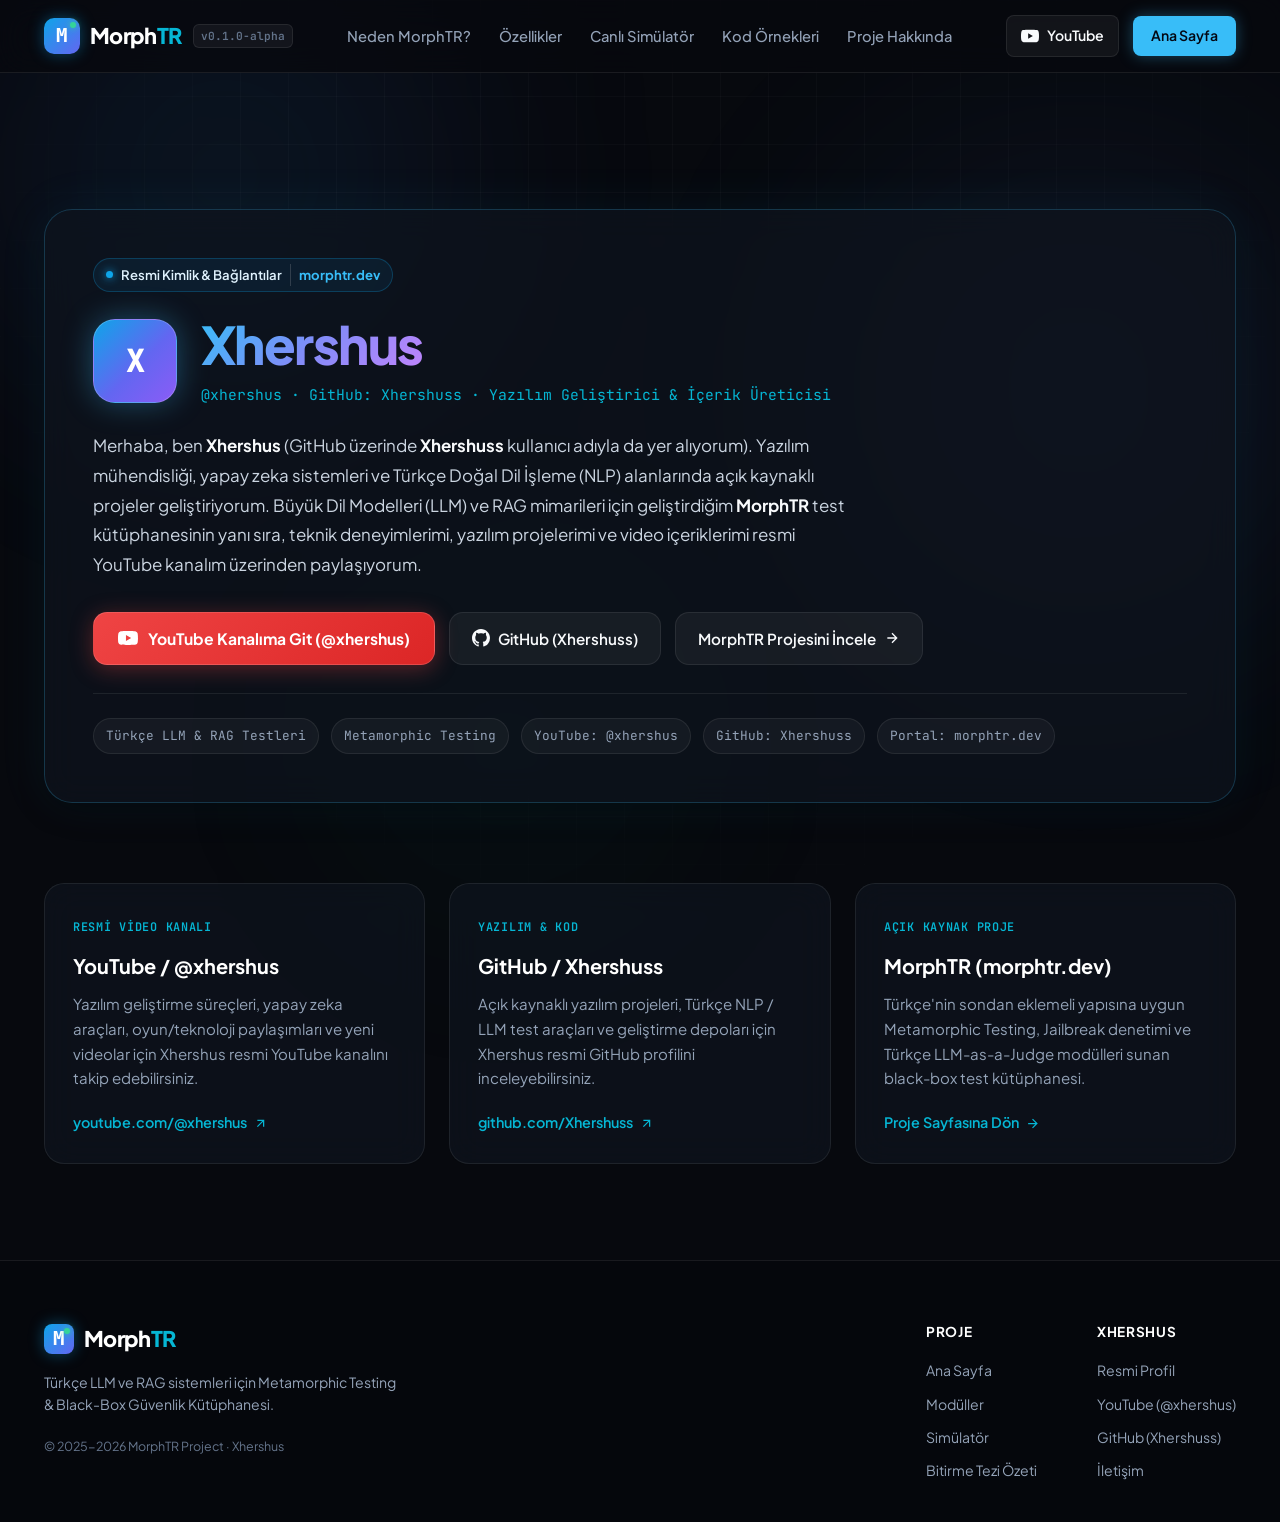
<file: xhershus/index.html>
<!DOCTYPE html>
<html lang="tr">
<head>
  <meta charset="UTF-8">
  <meta name="viewport" content="width=device-width, initial-scale=1.0">
  <title>Xhershus (Xhershuss) - Resmi Profil ve Bağlantılar | MorphTR</title>
  <meta name="description" content="Xhershus (GitHub: Xhershuss) resmi geliştirici ve içerik üreticisi profili. YouTube kanalı (@xhershus), GitHub profili (Xhershuss) ve açık kaynaklı MorphTR projesine buradan ulaşabilirsiniz.">
  <meta name="robots" content="index, follow">
  <meta name="author" content="Xhershus (Xhershuss)">
  <link rel="canonical" href="https://morphtr.dev/xhershus/">

  <!-- Open Graph / Social Media -->
  <meta property="og:type" content="profile">
  <meta property="og:site_name" content="MorphTR">
  <meta property="og:title" content="Xhershus (Xhershuss) - Resmi Profil ve Bağlantılar | MorphTR">
  <meta property="og:description" content="Xhershus (GitHub: Xhershuss) resmi profil sayfası: YouTube kanalı (@xhershus), GitHub profili (Xhershuss) ve MorphTR açık kaynak projesi.">
  <meta property="og:url" content="https://morphtr.dev/xhershus/">
  <meta property="og:image" content="https://morphtr.dev/og-image.png">
  <meta property="profile:username" content="Xhershus">

  <!-- Structured Data (Schema.org JSON-LD) -->
  <script type="application/ld+json">
    {
      "@context": "https://schema.org",
      "@graph": [
        {
          "@type": "ProfilePage",
          "@id": "https://morphtr.dev/xhershus/#profilepage",
          "url": "https://morphtr.dev/xhershus/",
          "name": "Xhershus (Xhershuss) - Resmi Profil ve Bağlantılar",
          "isPartOf": {
            "@type": "WebSite",
            "name": "MorphTR",
            "url": "https://morphtr.dev/"
          },
          "dateCreated": "2026-11-14T21:51:00+03:00",
          "dateModified": "2026-11-15T14:31:00+03:00",
          "mainEntity": {
            "@type": "Person",
            "name": "Xhershus",
            "alternateName": ["Xhershus", "Xhershuss"],
            "identifier": ["xhershus", "Xhershuss"],
            "url": "https://morphtr.dev/xhershus/",
            "description": "Yazılım geliştirici (GitHub: Xhershuss), Türkçe NLP ve LLM test teknolojileri araştırmacısı, MorphTR geliştiricisi ve YouTube içerik üreticisi.",
            "sameAs": [
              "https://www.youtube.com/@xhershus",
              "https://github.com/Xhershuss"
            ]
          }
        },
        {
          "@type": "BreadcrumbList",
          "itemListElement": [
            {
              "@type": "ListItem",
              "position": 1,
              "name": "MorphTR",
              "item": "https://morphtr.dev/"
            },
            {
              "@type": "ListItem",
              "position": 2,
              "name": "Xhershus",
              "item": "https://morphtr.dev/xhershus/"
            }
          ]
        }
      ]
    }
  </script>

  <!-- Fonts & Styles -->
  <link rel="preconnect" href="https://fonts.googleapis.com">
  <link rel="preconnect" href="https://fonts.gstatic.com" crossorigin>
  <link href="https://fonts.googleapis.com/css2?family=Plus+Jakarta+Sans:wght@300;400;500;600;700;800&family=JetBrains+Mono:wght@400;500;600;700&display=swap" rel="stylesheet">
  <link rel="stylesheet" href="../style.css">
</head>
<body>

  <!-- Background decorative glows -->
  <div class="glow-orb glow-top-left" aria-hidden="true"></div>
  <div class="glow-orb glow-top-right" aria-hidden="true"></div>
  <div class="glow-orb glow-center" aria-hidden="true"></div>
  <div class="bg-grid-pattern" aria-hidden="true"></div>

  <!-- Navigation -->
  <header class="navbar" id="navbar">
    <div class="container nav-container">
      <a href="../" class="brand-logo" aria-label="MorphTR Ana Sayfa">
        <div class="logo-icon">
          <span class="logo-morph">M</span>
          <span class="logo-dot"></span>
        </div>
        <span class="brand-name">Morph<span class="brand-accent">TR</span></span>
        <span class="version-tag">v0.1.0-alpha</span>
      </a>

      <nav class="nav-links" aria-label="Ana Menü">
        <a href="../#sorun-ve-cozum" class="nav-link">Neden MorphTR?</a>
        <a href="../#ozellikler" class="nav-link">Özellikler</a>
        <a href="../#interaktif-demo" class="nav-link">Canlı Simülatör</a>
        <a href="../#ornek-kod" class="nav-link">Kod Örnekleri</a>
        <a href="../#proje-hakkinda" class="nav-link">Proje Hakkında</a>
      </nav>

      <div class="nav-actions">
        <a href="https://www.youtube.com/@xhershus" target="_blank" rel="me noopener" class="btn-nav-github">
          <svg viewBox="0 0 24 24" width="18" height="18" fill="currentColor" aria-hidden="true">
            <path d="M23.498 6.186a3.016 3.016 0 0 0-2.122-2.136C19.505 3.545 12 3.545 12 3.545s-7.505 0-9.377.505A3.017 3.017 0 0 0 .502 6.186C0 8.07 0 12 0 12s0 3.93.502 5.814a3.016 3.016 0 0 0 2.122 2.136c1.871.505 9.376.505 9.376.505s7.505 0 9.377-.505a3.015 3.015 0 0 0 2.122-2.136C24 15.93 24 12 24 12s0-3.93-.502-5.814zM9.545 15.568V8.432L15.818 12l-6.273 3.568z"/>
          </svg>
          <span>YouTube</span>
        </a>
        <a href="../" class="btn-primary-sm">Ana Sayfa</a>
      </div>
    </div>
  </header>

  <main>
    <!-- PROFILE HERO -->
    <section class="profile-hero">
      <div class="container">
        <div class="profile-hero-card">
          <div class="badge-pill">
            <span class="badge-dot"></span>
            <span class="badge-text">Resmi Kimlik &amp; Bağlantılar</span>
            <span class="badge-accent">morphtr.dev</span>
          </div>

          <div class="profile-identity">
            <div class="profile-avatar" aria-hidden="true">X</div>
            <div>
              <h1 class="profile-title"><span class="gradient-text">Xhershus</span></h1>
              <div class="profile-handle">@xhershus · GitHub: Xhershuss · Yazılım Geliştirici &amp; İçerik Üreticisi</div>
            </div>
          </div>

          <p class="profile-bio">
            Merhaba, ben <strong>Xhershus</strong> (GitHub üzerinde <strong>Xhershuss</strong> kullanıcı adıyla da yer alıyorum). Yazılım mühendisliği, yapay zeka sistemleri ve Türkçe Doğal Dil İşleme (NLP) alanlarında açık kaynaklı projeler geliştiriyorum. Büyük Dil Modelleri (LLM) ve RAG mimarileri için geliştirdiğim <strong>MorphTR</strong> test kütüphanesinin yanı sıra, teknik deneyimlerimi, yazılım projelerimi ve video içeriklerimi resmi YouTube kanalım üzerinden paylaşıyorum.
          </p>

          <div class="profile-actions">
            <a href="https://www.youtube.com/@xhershus" target="_blank" rel="me noopener" class="btn-youtube-primary" id="btn-youtube-channel">
              <svg viewBox="0 0 24 24" width="20" height="20" fill="currentColor" aria-hidden="true">
                <path d="M23.498 6.186a3.016 3.016 0 0 0-2.122-2.136C19.505 3.545 12 3.545 12 3.545s-7.505 0-9.377.505A3.017 3.017 0 0 0 .502 6.186C0 8.07 0 12 0 12s0 3.93.502 5.814a3.016 3.016 0 0 0 2.122 2.136c1.871.505 9.376.505 9.376.505s7.505 0 9.377-.505a3.015 3.015 0 0 0 2.122-2.136C24 15.93 24 12 24 12s0-3.93-.502-5.814zM9.545 15.568V8.432L15.818 12l-6.273 3.568z"/>
              </svg>
              <span>YouTube Kanalıma Git (@xhershus)</span>
            </a>

            <a href="https://github.com/Xhershuss" target="_blank" rel="me noopener" class="profile-btn-secondary" id="btn-github-profile">
              <svg viewBox="0 0 24 24" width="18" height="18" fill="currentColor" aria-hidden="true">
                <path d="M12 0C5.37 0 0 5.37 0 12c0 5.31 3.435 9.795 8.205 11.385.6.105.825-.255.825-.57 0-.285-.015-1.23-.015-2.235-3.015.555-3.795-.735-4.035-1.41-.135-.345-.72-1.41-1.23-1.695-.42-.225-1.02-.78-.015-.795.945-.015 1.62.87 1.845 1.23 1.08 1.815 2.805 1.305 3.495.99.105-.78.42-1.305.765-1.605-2.67-.3-5.46-1.335-5.46-5.925 0-1.305.465-2.385 1.23-3.225-.12-.3-.54-1.53.12-3.18 0 0 1.005-.315 3.3 1.23.96-.27 1.98-.405 3-.405s2.04.135 3 .405c2.295-1.56 3.3-1.23 3.3-1.23.66 1.65.24 2.88.12 3.18.765.84 1.23 1.905 1.23 3.225 0 4.605-2.805 5.625-5.475 5.925.435.375.81 1.095.81 2.22 0 1.605-.015 2.895-.015 3.3 0 .315.225.69.825.57A12.02 12.02 0 0024 12c0-6.63-5.37-12-12-12z"/>
              </svg>
              <span>GitHub (Xhershuss)</span>
            </a>

            <a href="../" class="profile-btn-secondary">
              <span>MorphTR Projesini İncele</span>
              <svg viewBox="0 0 24 24" width="16" height="16" fill="none" stroke="currentColor" stroke-width="2" aria-hidden="true">
                <path d="M5 12h14M12 5l7 7-7 7"/>
              </svg>
            </a>
          </div>

          <div class="profile-meta-strip">
            <span class="profile-chip">Türkçe LLM &amp; RAG Testleri</span>
            <span class="profile-chip">Metamorphic Testing</span>
            <span class="profile-chip">YouTube: @xhershus</span>
            <span class="profile-chip">GitHub: Xhershuss</span>
            <span class="profile-chip">Portal: morphtr.dev</span>
          </div>
        </div>
      </div>
    </section>

    <!-- PROFILE HIGHLIGHTS & VERIFIED LINKS -->
    <section class="profile-grid-section">
      <div class="container">
        <div class="profile-cards-grid">
          <article class="profile-card">
            <div>
              <span class="profile-card-tag">Resmi Video Kanalı</span>
              <h2>YouTube / @xhershus</h2>
              <p>
                Yazılım geliştirme süreçleri, yapay zeka araçları, oyun/teknoloji paylaşımları ve yeni videolar için Xhershus resmi YouTube kanalını takip edebilirsiniz.
              </p>
            </div>
            <a href="https://www.youtube.com/@xhershus" target="_blank" rel="me noopener" class="profile-card-link">
              <span>youtube.com/@xhershus</span>
              <svg viewBox="0 0 24 24" width="15" height="15" fill="none" stroke="currentColor" stroke-width="2" aria-hidden="true">
                <path d="M7 17L17 7M7 7h10v10"/>
              </svg>
            </a>
          </article>

          <article class="profile-card">
            <div>
              <span class="profile-card-tag">Yazılım &amp; Kod</span>
              <h2>GitHub / Xhershuss</h2>
              <p>
                Açık kaynaklı yazılım projeleri, Türkçe NLP / LLM test araçları ve geliştirme depoları için Xhershus resmi GitHub profilini inceleyebilirsiniz.
              </p>
            </div>
            <a href="https://github.com/Xhershuss" target="_blank" rel="me noopener" class="profile-card-link">
              <span>github.com/Xhershuss</span>
              <svg viewBox="0 0 24 24" width="15" height="15" fill="none" stroke="currentColor" stroke-width="2" aria-hidden="true">
                <path d="M7 17L17 7M7 7h10v10"/>
              </svg>
            </a>
          </article>

          <article class="profile-card">
            <div>
              <span class="profile-card-tag">Açık Kaynak Proje</span>
              <h2>MorphTR (morphtr.dev)</h2>
              <p>
                Türkçe'nin sondan eklemeli yapısına uygun Metamorphic Testing, Jailbreak denetimi ve Türkçe LLM-as-a-Judge modülleri sunan black-box test kütüphanesi.
              </p>
            </div>
            <a href="../" class="profile-card-link">
              <span>Proje Sayfasına Dön</span>
              <svg viewBox="0 0 24 24" width="15" height="15" fill="none" stroke="currentColor" stroke-width="2" aria-hidden="true">
                <path d="M5 12h14M12 5l7 7-7 7"/>
              </svg>
            </a>
          </article>
        </div>
      </div>
    </section>
  </main>

  <!-- FOOTER -->
  <footer class="footer">
    <div class="container footer-container">
      <div class="footer-left">
        <div class="brand-logo footer-logo">
          <div class="logo-icon sm">
            <span class="logo-morph">M</span>
            <span class="logo-dot"></span>
          </div>
          <span class="brand-name">Morph<span class="brand-accent">TR</span></span>
        </div>
        <p class="footer-tagline">
          Türkçe LLM ve RAG sistemleri için Metamorphic Testing &amp; Black-Box Güvenlik Kütüphanesi.
        </p>
        <span class="footer-copyright">© 2025-2026 MorphTR Project · Xhershus</span>
      </div>

      <div class="footer-right">
        <div class="footer-nav-col">
          <h4 class="col-title">Proje</h4>
          <a href="../">Ana Sayfa</a>
          <a href="../#ozellikler">Modüller</a>
          <a href="../#interaktif-demo">Simülatör</a>
          <a href="../#proje-hakkinda">Bitirme Tezi Özeti</a>
        </div>
        <div class="footer-nav-col">
          <h4 class="col-title">Xhershus</h4>
          <a href="/xhershus/">Resmi Profil</a>
          <a href="https://www.youtube.com/@xhershus" target="_blank" rel="me noopener">YouTube (@xhershus)</a>
          <a href="https://github.com/Xhershuss" target="_blank" rel="me noopener">GitHub (Xhershuss)</a>
          <a href="mailto:info@morphtr.dev">İletişim</a>
        </div>
      </div>
    </div>
  </footer>

  <script>
    const navbar = document.getElementById('navbar');
    window.addEventListener('scroll', () => {
      if (window.scrollY > 20) {
        navbar.classList.add('scrolled');
      } else {
        navbar.classList.remove('scrolled');
      }
    });
  </script>
</body>
</html>
</file>
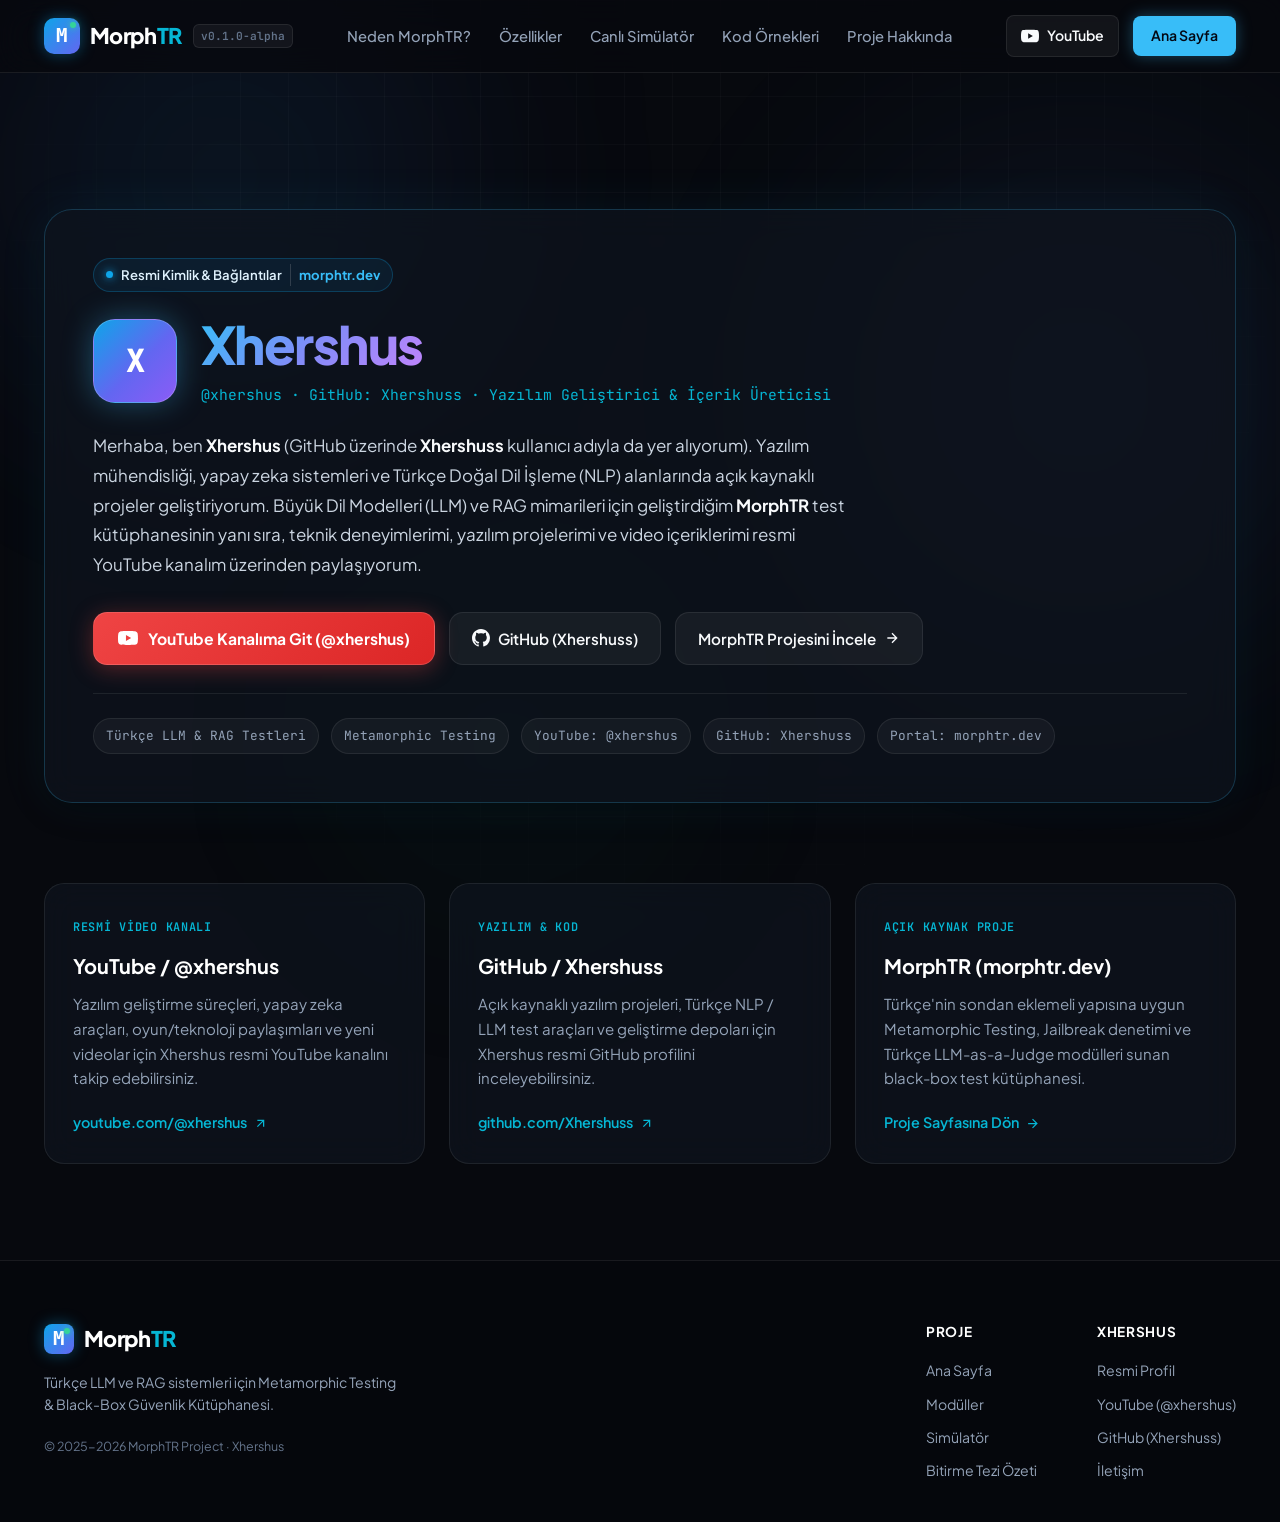
<file: xhershuss/index.html>
<!DOCTYPE html>
<html lang="tr">
<head>
  <meta charset="UTF-8">
  <meta name="viewport" content="width=device-width, initial-scale=1.0">
  <title>Xhershus (Xhershuss) - Yönlendiriliyor... | MorphTR</title>
  <meta http-equiv="refresh" content="0; url=/xhershus/">
  <link rel="canonical" href="https://morphtr.dev/xhershus/">
  <script>
    window.location.replace('/xhershus/');
  </script>
  <link rel="stylesheet" href="../style.css">
</head>
<body>
  <main class="profile-hero">
    <div class="container">
      <div class="profile-hero-card">
        <h1 class="profile-title"><span class="gradient-text">Xhershus</span></h1>
        <p class="profile-bio">
          <strong>Xhershuss</strong> profili resmi sayfaya yönlendiriliyor. Otomatik yönlendirme başlamazsa aşağıdaki bağlantıya tıklayın:
        </p>
        <div class="profile-actions">
          <a href="/xhershus/" class="btn-primary">Xhershus Profiline Git</a>
        </div>
      </div>
    </div>
  </main>
</body>
</html>
</file>
<file: style.css>
/* ===================================================================
   MorphTR - Modern Design System & Stylesheet
   Specialized for morphtr.dev
   Aesthetic: Ultra-modern Dark Mode, Glassmorphism, Neon Accents, Cyber-Academic
   =================================================================== */

:root {
  /* Color Palette */
  --bg-dark: #07090e;
  --bg-card: rgba(15, 20, 31, 0.7);
  --bg-card-hover: rgba(22, 29, 45, 0.85);
  --bg-card-solid: #0d121c;
  --bg-secondary: #0a0e17;

  /* Accent Gradients & Hues */
  --accent-cyan: #06b6d4;
  --accent-cyan-glow: rgba(6, 182, 212, 0.25);
  --accent-blue: #3b82f6;
  --accent-indigo: #6366f1;
  --accent-purple: #8b5cf6;
  --accent-emerald: #10b981;
  --accent-rose: #f43f5e;
  --accent-amber: #f59e0b;

  --gradient-primary: linear-gradient(135deg, #38bdf8 0%, #818cf8 50%, #c084fc 100%);
  --gradient-cyan-blue: linear-gradient(135deg, #06b6d4 0%, #3b82f6 100%);
  --gradient-border: linear-gradient(135deg, rgba(56, 189, 248, 0.4) 0%, rgba(99, 102, 241, 0.2) 50%, rgba(255, 255, 255, 0.05) 100%);
  --gradient-glow: radial-gradient(circle, rgba(56, 189, 248, 0.15) 0%, rgba(99, 102, 241, 0.05) 45%, transparent 70%);

  /* Typography */
  --font-sans: 'Plus Jakarta Sans', -apple-system, BlinkMacSystemFont, "Segoe UI", Roboto, sans-serif;
  --font-mono: 'JetBrains Mono', monospace;

  /* Text Colors */
  --text-main: #f8fafc;
  --text-muted: #94a3b8;
  --text-dim: #64748b;
  --text-inverted: #050811;

  /* Borders & Glass */
  --border-subtle: rgba(255, 255, 255, 0.08);
  --border-hover: rgba(56, 189, 248, 0.35);
  --glass-blur: blur(16px);
  --radius-sm: 8px;
  --radius-md: 14px;
  --radius-lg: 20px;
  --radius-xl: 28px;

  /* Shadows */
  --shadow-subtle: 0 4px 20px rgba(0, 0, 0, 0.35);
  --shadow-glow: 0 0 35px rgba(56, 189, 248, 0.2);
  --shadow-card: 0 10px 30px -10px rgba(0, 0, 0, 0.5);

  --transition-fast: 0.18s cubic-bezier(0.4, 0, 0.2, 1);
  --transition-smooth: 0.3s cubic-bezier(0.16, 1, 0.3, 1);
}

/* Reset & Base */
*, *::before, *::after {
  box-sizing: border-box;
  margin: 0;
  padding: 0;
}

html {
  scroll-behavior: smooth;
  font-size: 16px;
  color-scheme: dark;
}

body {
  font-family: var(--font-sans);
  background-color: var(--bg-dark);
  color: var(--text-main);
  line-height: 1.65;
  overflow-x: hidden;
  position: relative;
  min-height: 100vh;
  -webkit-font-smoothing: antialiased;
}

/* Background Grids & Orbs */
.bg-grid-pattern {
  position: fixed;
  top: 0;
  left: 0;
  width: 100vw;
  height: 100vh;
  background-image: 
    linear-gradient(to right, rgba(255, 255, 255, 0.025) 1px, transparent 1px),
    linear-gradient(to bottom, rgba(255, 255, 255, 0.025) 1px, transparent 1px);
  background-size: 48px 48px;
  pointer-events: none;
  z-index: -1;
  mask-image: radial-gradient(circle at 50% 30%, black 40%, transparent 80%);
}

.glow-orb {
  position: fixed;
  border-radius: 50%;
  filter: blur(120px);
  pointer-events: none;
  z-index: -1;
  opacity: 0.6;
  animation: floatOrb 18s ease-in-out infinite alternate;
}

.glow-top-left {
  top: -100px;
  left: -50px;
  width: 550px;
  height: 550px;
  background: radial-gradient(circle, rgba(14, 165, 233, 0.2) 0%, rgba(99, 102, 241, 0.1) 60%, transparent 80%);
}

.glow-top-right {
  top: 10%;
  right: -100px;
  width: 600px;
  height: 600px;
  background: radial-gradient(circle, rgba(139, 92, 246, 0.18) 0%, rgba(56, 189, 248, 0.08) 60%, transparent 80%);
  animation-delay: -5s;
}

.glow-center {
  top: 55%;
  left: 20%;
  width: 500px;
  height: 500px;
  background: radial-gradient(circle, rgba(16, 185, 129, 0.12) 0%, transparent 70%);
  animation-delay: -10s;
}

@keyframes floatOrb {
  0% { transform: translate(0, 0) scale(1); }
  50% { transform: translate(30px, 40px) scale(1.08); }
  100% { transform: translate(-20px, 20px) scale(0.95); }
}

/* Container */
.container {
  width: 100%;
  max-width: 1240px;
  margin: 0 auto;
  padding: 0 24px;
}

/* Typography Helpers */
.gradient-text {
  background: var(--gradient-primary);
  -webkit-background-clip: text;
  -webkit-text-fill-color: transparent;
  display: inline-block;
}

.section-tag {
  display: inline-flex;
  align-items: center;
  gap: 6px;
  padding: 6px 14px;
  font-size: 0.78rem;
  font-weight: 700;
  text-transform: uppercase;
  letter-spacing: 0.08em;
  color: var(--accent-cyan);
  background: rgba(6, 182, 212, 0.1);
  border: 1px solid rgba(6, 182, 212, 0.25);
  border-radius: 100px;
  margin-bottom: 14px;
}

.section-title {
  font-size: 2.3rem;
  font-weight: 800;
  letter-spacing: -0.025em;
  line-height: 1.25;
  margin-bottom: 16px;
  color: #fff;
}

.section-subtitle {
  font-size: 1.08rem;
  color: var(--text-muted);
  max-width: 680px;
  margin: 0 auto;
  line-height: 1.6;
}

.text-center {
  text-align: center;
}

/* ===================================================================
   NAVIGATION
   =================================================================== */
.navbar {
  position: sticky;
  top: 0;
  width: 100%;
  z-index: 1000;
  backdrop-filter: var(--glass-blur);
  background: rgba(7, 9, 14, 0.75);
  border-bottom: 1px solid var(--border-subtle);
  transition: all var(--transition-smooth);
}

.navbar.scrolled {
  background: rgba(7, 9, 14, 0.92);
  border-bottom-color: rgba(56, 189, 248, 0.15);
  box-shadow: 0 10px 30px rgba(0, 0, 0, 0.4);
}

.nav-container {
  display: flex;
  align-items: center;
  justify-content: space-between;
  height: 72px;
}

.brand-logo {
  display: flex;
  align-items: center;
  gap: 10px;
  text-decoration: none;
  color: #fff;
}

.logo-icon {
  width: 36px;
  height: 36px;
  border-radius: 10px;
  background: linear-gradient(135deg, #0ea5e9, #6366f1);
  display: flex;
  align-items: center;
  justify-content: center;
  position: relative;
  box-shadow: 0 0 15px rgba(14, 165, 233, 0.4);
}

.logo-icon.sm {
  width: 30px;
  height: 30px;
  border-radius: 8px;
}

.logo-morph {
  font-family: var(--font-mono);
  font-weight: 800;
  font-size: 1.2rem;
  color: #fff;
}

.logo-dot {
  position: absolute;
  top: 4px;
  right: 4px;
  width: 6px;
  height: 6px;
  border-radius: 50%;
  background: #34d399;
  box-shadow: 0 0 6px #34d399;
}

.brand-name {
  font-size: 1.35rem;
  font-weight: 800;
  letter-spacing: -0.03em;
}

.brand-accent {
  color: var(--accent-cyan);
}

.version-tag {
  font-size: 0.7rem;
  font-weight: 600;
  font-family: var(--font-mono);
  color: var(--text-dim);
  background: rgba(255, 255, 255, 0.05);
  padding: 2px 7px;
  border-radius: 6px;
  border: 1px solid var(--border-subtle);
  margin-left: 2px;
}

.nav-links {
  display: flex;
  align-items: center;
  gap: 28px;
}

.nav-link {
  color: var(--text-muted);
  text-decoration: none;
  font-size: 0.92rem;
  font-weight: 500;
  transition: color var(--transition-fast);
  position: relative;
}

.nav-link:hover {
  color: #fff;
}

.nav-actions {
  display: flex;
  align-items: center;
  gap: 14px;
}

.btn-nav-github {
  display: inline-flex;
  align-items: center;
  gap: 8px;
  color: var(--text-main);
  text-decoration: none;
  font-size: 0.88rem;
  font-weight: 600;
  padding: 8px 14px;
  background: rgba(255, 255, 255, 0.05);
  border: 1px solid var(--border-subtle);
  border-radius: var(--radius-sm);
  transition: all var(--transition-fast);
}

.btn-nav-github:hover {
  background: rgba(255, 255, 255, 0.1);
  border-color: rgba(255, 255, 255, 0.2);
  transform: translateY(-1px);
}

.btn-primary-sm {
  display: inline-flex;
  align-items: center;
  font-size: 0.88rem;
  font-weight: 600;
  color: #030712;
  background: #38bdf8;
  padding: 8px 18px;
  border-radius: var(--radius-sm);
  text-decoration: none;
  transition: all var(--transition-fast);
  box-shadow: 0 0 15px rgba(56, 189, 248, 0.35);
}

.btn-primary-sm:hover {
  background: #7dd3fc;
  box-shadow: 0 0 25px rgba(56, 189, 248, 0.6);
  transform: translateY(-1px);
}

/* ===================================================================
   HERO SECTION
   =================================================================== */
.hero-section {
  padding: 80px 0 90px;
  position: relative;
}

.hero-container {
  display: grid;
  grid-template-columns: 1.15fr 0.95fr;
  gap: 48px;
  align-items: center;
}

.badge-pill {
  display: inline-flex;
  align-items: center;
  gap: 8px;
  padding: 5px 12px;
  background: rgba(14, 165, 233, 0.08);
  border: 1px solid rgba(14, 165, 233, 0.25);
  border-radius: 100px;
  font-size: 0.82rem;
  font-weight: 600;
  margin-bottom: 24px;
}

.badge-dot {
  width: 7px;
  height: 7px;
  border-radius: 50%;
  background: #0ea5e9;
  box-shadow: 0 0 8px #0ea5e9;
  animation: pulseDot 2s infinite;
}

@keyframes pulseDot {
  0%, 100% { opacity: 1; transform: scale(1); }
  50% { opacity: 0.4; transform: scale(0.85); }
}

.badge-text {
  color: #e0f2fe;
}

.badge-accent {
  color: #38bdf8;
  font-weight: 700;
  border-left: 1px solid rgba(255, 255, 255, 0.15);
  padding-left: 8px;
}

.hero-title {
  font-size: 3.2rem;
  font-weight: 800;
  letter-spacing: -0.035em;
  line-height: 1.15;
  margin-bottom: 22px;
  color: #fff;
}

.hero-lead {
  font-size: 1.18rem;
  color: var(--text-muted);
  line-height: 1.7;
  margin-bottom: 36px;
  max-width: 580px;
}

.hero-lead strong {
  color: #f1f5f9;
}

.hero-cta-group {
  display: flex;
  align-items: center;
  flex-wrap: wrap;
  gap: 16px;
  margin-bottom: 40px;
}

/* CLI Box */
.cli-copy-box {
  display: flex;
  align-items: center;
  gap: 10px;
  background: rgba(15, 23, 42, 0.85);
  border: 1px solid rgba(56, 189, 248, 0.3);
  border-radius: var(--radius-md);
  padding: 10px 14px 10px 16px;
  font-family: var(--font-mono);
  box-shadow: 0 4px 20px rgba(0, 0, 0, 0.3);
  position: relative;
  transition: all var(--transition-fast);
}

.cli-copy-box:hover {
  border-color: rgba(56, 189, 248, 0.55);
  box-shadow: 0 0 20px rgba(56, 189, 248, 0.2);
}

.cli-prompt {
  color: var(--accent-cyan);
  font-weight: 700;
}

.cli-code {
  font-size: 0.95rem;
  font-weight: 600;
  color: #f8fafc;
}

.btn-copy-code {
  background: rgba(255, 255, 255, 0.08);
  border: 1px solid rgba(255, 255, 255, 0.1);
  color: var(--text-muted);
  padding: 6px;
  border-radius: 6px;
  cursor: pointer;
  display: flex;
  align-items: center;
  justify-content: center;
  transition: all var(--transition-fast);
  position: relative;
}

.btn-copy-code:hover {
  background: rgba(255, 255, 255, 0.15);
  color: #fff;
}

.copy-tooltip {
  position: absolute;
  top: -34px;
  left: 50%;
  transform: translateX(-50%) translateY(5px);
  background: #10b981;
  color: #fff;
  font-size: 0.75rem;
  font-family: var(--font-sans);
  font-weight: 600;
  padding: 3px 8px;
  border-radius: 4px;
  opacity: 0;
  visibility: hidden;
  transition: all 0.2s ease;
  pointer-events: none;
  white-space: nowrap;
}

.copy-tooltip.show {
  opacity: 1;
  visibility: visible;
  transform: translateX(-50%) translateY(0);
}

.btn-secondary {
  display: inline-flex;
  align-items: center;
  gap: 8px;
  color: #f8fafc;
  background: rgba(255, 255, 255, 0.06);
  border: 1px solid var(--border-subtle);
  padding: 12px 22px;
  border-radius: var(--radius-md);
  font-size: 0.95rem;
  font-weight: 600;
  text-decoration: none;
  transition: all var(--transition-fast);
}

.btn-secondary:hover {
  background: rgba(255, 255, 255, 0.12);
  border-color: rgba(255, 255, 255, 0.25);
  transform: translateY(-2px);
}

/* Hero Stats */
.hero-stats {
  display: flex;
  align-items: center;
  gap: 24px;
  padding-top: 24px;
  border-top: 1px solid var(--border-subtle);
}

.stat-card {
  display: flex;
  flex-direction: column;
}

.stat-value {
  font-size: 1.8rem;
  font-weight: 800;
  letter-spacing: -0.03em;
  color: #fff;
  line-height: 1;
}

.stat-label {
  font-size: 0.8rem;
  color: var(--text-dim);
  font-weight: 500;
  margin-top: 4px;
}

.stat-divider {
  width: 1px;
  height: 36px;
  background: var(--border-subtle);
}

/* ===================================================================
   HERO TERMINAL VISUAL
   =================================================================== */
.hero-visual {
  position: relative;
}

.terminal-card {
  background: #0b0f17;
  border: 1px solid rgba(56, 189, 248, 0.2);
  border-radius: var(--radius-lg);
  overflow: hidden;
  box-shadow: 0 20px 50px -15px rgba(0, 0, 0, 0.8), 0 0 40px rgba(14, 165, 233, 0.12);
  transition: transform var(--transition-smooth), border-color var(--transition-smooth);
}

.terminal-card:hover {
  border-color: rgba(56, 189, 248, 0.4);
  transform: translateY(-3px);
}

.terminal-header {
  background: #0f1523;
  padding: 12px 18px;
  border-bottom: 1px solid rgba(255, 255, 255, 0.06);
  display: flex;
  align-items: center;
  justify-content: space-between;
}

.terminal-dots {
  display: flex;
  gap: 6px;
}

.terminal-dots .dot {
  width: 11px;
  height: 11px;
  border-radius: 50%;
}

.terminal-dots .red { background: #ef4444; }
.terminal-dots .yellow { background: #f59e0b; }
.terminal-dots .green { background: #10b981; }

.terminal-title {
  font-family: var(--font-mono);
  font-size: 0.78rem;
  color: var(--text-dim);
}

.terminal-badge {
  font-size: 0.68rem;
  font-weight: 700;
  font-family: var(--font-mono);
  color: #34d399;
  background: rgba(16, 185, 129, 0.15);
  border: 1px solid rgba(16, 185, 129, 0.3);
  padding: 2px 7px;
  border-radius: 4px;
}

.terminal-body {
  padding: 20px;
  font-family: var(--font-mono);
  font-size: 0.85rem;
  line-height: 1.6;
  color: #cbd5e1;
}

.term-line {
  margin-bottom: 8px;
  display: flex;
  align-items: baseline;
  flex-wrap: wrap;
  gap: 6px;
}

.term-dim {
  color: #64748b;
  font-size: 0.78rem;
}

.term-label {
  color: #38bdf8;
  font-weight: 700;
  font-size: 0.8rem;
}

.term-prompt .term-str {
  color: #f1f5f9;
}

.term-morph .term-str {
  color: #a7f3d0;
}

.tag-perturbation {
  background: rgba(167, 243, 208, 0.12);
  border: 1px solid rgba(167, 243, 208, 0.3);
  color: #34d399;
  font-size: 0.7rem;
  padding: 1px 6px;
  border-radius: 4px;
  font-weight: 600;
}

.term-status-badge {
  font-size: 0.72rem;
  font-weight: 700;
  color: #38bdf8;
  background: rgba(56, 189, 248, 0.15);
  border-radius: 4px;
  padding: 2px 6px;
}

.term-status-badge.badge-safe {
  color: #34d399;
  background: rgba(52, 211, 153, 0.15);
}

.terminal-footer-status {
  margin-top: 18px;
  padding-top: 14px;
  border-top: 1px dashed rgba(255, 255, 255, 0.1);
  display: flex;
  align-items: center;
  gap: 10px;
  font-size: 0.82rem;
  color: #e2e8f0;
}

.pulse-indicator {
  width: 8px;
  height: 8px;
  border-radius: 50%;
  background: #10b981;
  box-shadow: 0 0 10px #10b981;
  animation: pulseDot 1.5s infinite;
}

/* ===================================================================
   SECTION COMMON
   =================================================================== */
.section {
  padding: 100px 0;
  position: relative;
}

.section-header {
  margin-bottom: 56px;
}

/* ===================================================================
   PROBLEM & MOTIVATION SECTION
   =================================================================== */
.problem-solution-grid {
  display: grid;
  grid-template-columns: repeat(3, 1fr);
  gap: 28px;
}

.challenge-card {
  background: var(--bg-card);
  backdrop-filter: var(--glass-blur);
  border: 1px solid var(--border-subtle);
  border-radius: var(--radius-lg);
  padding: 32px 26px;
  transition: all var(--transition-smooth);
  display: flex;
  flex-direction: column;
}

.challenge-card:hover {
  background: var(--bg-card-hover);
  border-color: rgba(56, 189, 248, 0.25);
  transform: translateY(-5px);
  box-shadow: var(--shadow-card);
}

.card-icon-wrapper {
  width: 50px;
  height: 50px;
  border-radius: var(--radius-md);
  display: flex;
  align-items: center;
  justify-content: center;
  margin-bottom: 22px;
}

.danger-glow {
  background: rgba(244, 63, 94, 0.12);
  color: #fb7185;
  border: 1px solid rgba(244, 63, 94, 0.25);
}

.warning-glow {
  background: rgba(245, 158, 11, 0.12);
  color: #fbbf24;
  border: 1px solid rgba(245, 158, 11, 0.25);
}

.shield-glow {
  background: rgba(16, 185, 129, 0.12);
  color: #34d399;
  border: 1px solid rgba(16, 185, 129, 0.25);
}

.card-title {
  font-size: 1.25rem;
  font-weight: 700;
  color: #fff;
  margin-bottom: 12px;
}

.card-desc {
  font-size: 0.94rem;
  color: var(--text-muted);
  line-height: 1.6;
  margin-bottom: 24px;
  flex-grow: 1;
}

.card-solution {
  background: rgba(255, 255, 255, 0.03);
  border: 1px solid rgba(255, 255, 255, 0.07);
  border-radius: var(--radius-sm);
  padding: 14px 16px;
  font-size: 0.88rem;
  color: #cbd5e1;
}

.solution-tag {
  display: block;
  font-size: 0.75rem;
  font-weight: 700;
  text-transform: uppercase;
  color: var(--accent-cyan);
  letter-spacing: 0.05em;
  margin-bottom: 4px;
}

/* ===================================================================
   CORE FEATURES (3 PILLARS)
   =================================================================== */
.features-grid {
  display: grid;
  grid-template-columns: repeat(3, 1fr);
  gap: 30px;
}

.feature-box {
  background: var(--bg-card);
  backdrop-filter: var(--glass-blur);
  border: 1px solid var(--border-subtle);
  border-radius: var(--radius-lg);
  padding: 34px 28px;
  transition: all var(--transition-smooth);
  position: relative;
  overflow: hidden;
}

.feature-box::before {
  content: '';
  position: absolute;
  top: 0;
  left: 0;
  right: 0;
  height: 2px;
  background: var(--gradient-cyan-blue);
  opacity: 0;
  transition: opacity var(--transition-fast);
}

.feature-box:hover {
  background: var(--bg-card-hover);
  border-color: rgba(56, 189, 248, 0.3);
  transform: translateY(-4px);
  box-shadow: var(--shadow-card);
}

.feature-box:hover::before {
  opacity: 1;
}

.feature-header {
  display: flex;
  align-items: center;
  justify-content: space-between;
  margin-bottom: 20px;
}

.feature-icon-badge {
  font-family: var(--font-mono);
  font-size: 0.95rem;
  font-weight: 800;
  color: var(--accent-cyan);
  background: rgba(6, 182, 212, 0.12);
  width: 36px;
  height: 36px;
  border-radius: var(--radius-sm);
  display: flex;
  align-items: center;
  justify-content: center;
  border: 1px solid rgba(6, 182, 212, 0.25);
}

.feature-category {
  font-size: 0.75rem;
  font-weight: 600;
  text-transform: uppercase;
  letter-spacing: 0.05em;
  color: var(--text-dim);
}

.feature-heading {
  font-size: 1.3rem;
  font-weight: 700;
  color: #fff;
  margin-bottom: 12px;
  line-height: 1.3;
}

.feature-text {
  font-size: 0.94rem;
  color: var(--text-muted);
  line-height: 1.6;
  margin-bottom: 24px;
}

.feature-checklist {
  list-style: none;
  display: flex;
  flex-direction: column;
  gap: 12px;
}

.feature-checklist li {
  display: flex;
  align-items: flex-start;
  gap: 10px;
  font-size: 0.88rem;
  color: #cbd5e1;
  line-height: 1.5;
}

.feature-checklist li svg {
  color: var(--accent-cyan);
  flex-shrink: 0;
  margin-top: 3px;
}

.feature-checklist li strong {
  color: #fff;
}

/* ===================================================================
   INTERACTIVE SIMULATOR (PLAYGROUND)
   =================================================================== */
.playground-wrapper {
  background: #090e18;
  border: 1px solid rgba(56, 189, 248, 0.25);
  border-radius: var(--radius-xl);
  overflow: hidden;
  box-shadow: 0 25px 60px -15px rgba(0, 0, 0, 0.8), 0 0 50px rgba(6, 182, 212, 0.1);
}

.demo-controls {
  background: #0f172a;
  padding: 16px 24px;
  border-bottom: 1px solid rgba(255, 255, 255, 0.08);
  display: flex;
  align-items: center;
  justify-content: space-between;
  flex-wrap: wrap;
  gap: 16px;
}

.demo-tabs {
  display: flex;
  gap: 8px;
}

.tab-btn {
  display: inline-flex;
  align-items: center;
  gap: 8px;
  background: transparent;
  border: 1px solid transparent;
  color: var(--text-muted);
  font-family: var(--font-sans);
  font-size: 0.88rem;
  font-weight: 600;
  padding: 8px 16px;
  border-radius: var(--radius-sm);
  cursor: pointer;
  transition: all var(--transition-fast);
}

.tab-btn:hover {
  color: #fff;
  background: rgba(255, 255, 255, 0.04);
}

.tab-btn.active {
  background: rgba(56, 189, 248, 0.12);
  border-color: rgba(56, 189, 248, 0.3);
  color: #38bdf8;
}

.tab-indicator {
  width: 6px;
  height: 6px;
  border-radius: 50%;
  background: var(--text-dim);
}

.tab-btn.active .tab-indicator {
  background: var(--accent-cyan);
  box-shadow: 0 0 8px var(--accent-cyan);
}

.demo-preset-select {
  display: flex;
  align-items: center;
  gap: 10px;
}

.preset-label {
  font-size: 0.84rem;
  color: var(--text-dim);
  font-weight: 500;
}

.custom-select {
  background: #0b0f19;
  border: 1px solid rgba(255, 255, 255, 0.12);
  color: #e2e8f0;
  padding: 8px 14px;
  border-radius: var(--radius-sm);
  font-size: 0.85rem;
  font-family: var(--font-sans);
  outline: none;
  cursor: pointer;
  transition: border-color var(--transition-fast);
}

.custom-select:focus {
  border-color: var(--accent-cyan);
}

.custom-select.sm {
  width: 100%;
}

.playground-box {
  display: grid;
  grid-template-columns: 1fr 1.15fr;
  min-height: 480px;
}

.input-panel {
  padding: 28px;
  border-right: 1px solid rgba(255, 255, 255, 0.08);
  display: flex;
  flex-direction: column;
}

.panel-header {
  display: flex;
  align-items: center;
  justify-content: space-between;
  margin-bottom: 20px;
}

.panel-badge {
  font-family: var(--font-mono);
  font-size: 0.72rem;
  font-weight: 700;
  color: #38bdf8;
  letter-spacing: 0.08em;
}

.panel-badge-green {
  font-family: var(--font-mono);
  font-size: 0.72rem;
  font-weight: 700;
  color: #34d399;
  letter-spacing: 0.08em;
}

.panel-desc {
  font-size: 0.78rem;
  color: var(--text-dim);
}

.execution-time {
  font-family: var(--font-mono);
  font-size: 0.75rem;
  color: var(--text-dim);
}

.form-group {
  margin-bottom: 18px;
}

.form-group-row {
  display: grid;
  grid-template-columns: 1fr 1fr;
  gap: 14px;
  margin-bottom: 24px;
}

.input-label {
  display: block;
  font-size: 0.82rem;
  font-weight: 600;
  color: var(--text-muted);
  margin-bottom: 6px;
}

.custom-textarea {
  width: 100%;
  background: #060911;
  border: 1px solid rgba(255, 255, 255, 0.1);
  border-radius: var(--radius-sm);
  padding: 12px 14px;
  color: #f1f5f9;
  font-family: var(--font-sans);
  font-size: 0.92rem;
  line-height: 1.5;
  resize: vertical;
  outline: none;
  transition: border-color var(--transition-fast);
}

.custom-textarea:focus {
  border-color: var(--accent-cyan);
  box-shadow: 0 0 10px rgba(6, 182, 212, 0.15);
}

.btn-run-test {
  margin-top: auto;
  display: flex;
  align-items: center;
  justify-content: center;
  gap: 10px;
  background: linear-gradient(135deg, #0284c7, #2563eb);
  color: #fff;
  border: none;
  padding: 14px 20px;
  border-radius: var(--radius-md);
  font-size: 0.95rem;
  font-weight: 700;
  cursor: pointer;
  transition: all var(--transition-fast);
  box-shadow: 0 4px 20px rgba(37, 99, 235, 0.35);
}

.btn-run-test:hover {
  background: linear-gradient(135deg, #0369a1, #1d4ed8);
  box-shadow: 0 0 25px rgba(37, 99, 235, 0.6);
  transform: translateY(-1px);
}

.btn-run-test:disabled {
  opacity: 0.7;
  cursor: not-allowed;
  transform: none;
}

.spinner {
  width: 16px;
  height: 16px;
  border: 2px solid rgba(255, 255, 255, 0.3);
  border-top-color: #fff;
  border-radius: 50%;
  animation: spin 0.8s linear infinite;
}

@keyframes spin {
  to { transform: rotate(360deg); }
}

/* Output Panel */
.output-panel {
  padding: 28px;
  background: #060910;
  display: flex;
  flex-direction: column;
}

.execution-logs {
  background: #0b0f19;
  border: 1px solid rgba(255, 255, 255, 0.06);
  border-radius: var(--radius-sm);
  padding: 16px;
  font-family: var(--font-mono);
  font-size: 0.82rem;
  color: #94a3b8;
  height: 260px;
  overflow-y: auto;
  margin-bottom: 20px;
  display: flex;
  flex-direction: column;
  gap: 8px;
}

.log-entry {
  display: flex;
  align-items: flex-start;
  gap: 8px;
  line-height: 1.5;
}

.log-time {
  color: var(--text-dim);
  font-size: 0.75rem;
}

.log-tag {
  font-size: 0.7rem;
  font-weight: 700;
  padding: 1px 5px;
  border-radius: 3px;
}

.log-tag.info { background: rgba(56, 189, 248, 0.15); color: #38bdf8; }
.log-tag.morph { background: rgba(167, 243, 208, 0.15); color: #34d399; }
.log-tag.pass { background: rgba(16, 185, 129, 0.2); color: #10b981; }
.log-tag.warn { background: rgba(245, 158, 11, 0.2); color: #fbbf24; }

.log-msg {
  color: #cbd5e1;
}

.log-highlight {
  color: #38bdf8;
  font-weight: 600;
}

/* Metrics Grid in Playground */
.sim-metrics-grid {
  display: grid;
  grid-template-columns: repeat(4, 1fr);
  gap: 12px;
  margin-top: auto;
}

.metric-tile {
  background: #0b0f19;
  border: 1px solid rgba(255, 255, 255, 0.08);
  border-radius: var(--radius-sm);
  padding: 10px 12px;
  display: flex;
  flex-direction: column;
}

.tile-title {
  font-size: 0.72rem;
  color: var(--text-dim);
  font-weight: 600;
  text-transform: uppercase;
}

.tile-val {
  font-size: 1.15rem;
  font-weight: 800;
  margin-top: 4px;
}

.tile-val.score-high {
  color: #34d399;
}

/* ===================================================================
   CODE SHOWCASE SECTION
   =================================================================== */
.code-showcase-wrapper {
  background: #080c14;
  border: 1px solid rgba(56, 189, 248, 0.2);
  border-radius: var(--radius-lg);
  overflow: hidden;
  box-shadow: var(--shadow-card);
}

.code-nav-tabs {
  background: #0d121e;
  border-bottom: 1px solid rgba(255, 255, 255, 0.08);
  display: flex;
  padding: 8px 16px 0;
  gap: 6px;
}

.code-tab {
  background: transparent;
  border: 1px solid transparent;
  border-bottom: none;
  color: var(--text-dim);
  font-family: var(--font-mono);
  font-size: 0.84rem;
  font-weight: 600;
  padding: 10px 18px;
  border-radius: 8px 8px 0 0;
  cursor: pointer;
  transition: all var(--transition-fast);
}

.code-tab:hover {
  color: #cbd5e1;
}

.code-tab.active {
  background: #080c14;
  color: #38bdf8;
  border-color: rgba(255, 255, 255, 0.08);
}

.code-block-container {
  position: relative;
  padding: 24px;
}

.btn-copy-snippet {
  position: absolute;
  top: 20px;
  right: 24px;
  background: rgba(255, 255, 255, 0.08);
  border: 1px solid rgba(255, 255, 255, 0.12);
  color: #cbd5e1;
  font-family: var(--font-sans);
  font-size: 0.8rem;
  font-weight: 600;
  padding: 6px 12px;
  border-radius: 6px;
  cursor: pointer;
  display: inline-flex;
  align-items: center;
  gap: 6px;
  transition: all var(--transition-fast);
  z-index: 10;
}

.btn-copy-snippet:hover {
  background: rgba(255, 255, 255, 0.16);
  color: #fff;
}

.code-content {
  display: none;
  margin: 0;
  font-family: var(--font-mono);
  font-size: 0.88rem;
  line-height: 1.65;
  color: #e2e8f0;
  overflow-x: auto;
}

.code-content.active {
  display: block;
}

/* Syntax Highlighting Fake Tokens */
.token-comment { color: #64748b; font-style: italic; }
.token-keyword { color: #f43f5e; font-weight: 600; }
.token-function { color: #38bdf8; font-weight: 600; }
.token-str { color: #a7f3d0; }
.token-builtin { color: #f59e0b; }

/* ===================================================================
   COMPARISON TABLE SECTION
   =================================================================== */
.table-responsive {
  overflow-x: auto;
  border-radius: var(--radius-lg);
  border: 1px solid var(--border-subtle);
  background: var(--bg-card);
  backdrop-filter: var(--glass-blur);
}

.comparison-table {
  width: 100%;
  border-collapse: collapse;
  text-align: left;
}

.comparison-table th,
.comparison-table td {
  padding: 18px 22px;
  border-bottom: 1px solid rgba(255, 255, 255, 0.06);
}

.comparison-table th {
  background: #0b101c;
  font-size: 0.88rem;
  font-weight: 700;
  color: var(--text-muted);
}

.comparison-table th.highlight-col {
  color: var(--accent-cyan);
  background: rgba(6, 182, 212, 0.1);
  border-left: 1px solid rgba(6, 182, 212, 0.3);
  border-right: 1px solid rgba(6, 182, 212, 0.3);
}

.comparison-table td.highlight-cell {
  background: rgba(6, 182, 212, 0.04);
  border-left: 1px solid rgba(6, 182, 212, 0.2);
  border-right: 1px solid rgba(6, 182, 212, 0.2);
}

.comparison-table tr:last-child td {
  border-bottom: none;
}

.comparison-table tr:hover td {
  background: rgba(255, 255, 255, 0.02);
}

.comparison-table tr:hover td.highlight-cell {
  background: rgba(6, 182, 212, 0.08);
}

.feature-title strong {
  display: block;
  font-size: 0.95rem;
  color: #fff;
  margin-bottom: 4px;
}

.feature-sub {
  font-size: 0.8rem;
  color: var(--text-dim);
}

.badge-check {
  display: inline-flex;
  align-items: center;
  font-size: 0.84rem;
  font-weight: 700;
  color: #34d399;
}

.badge-cross {
  display: inline-flex;
  align-items: center;
  font-size: 0.84rem;
  font-weight: 500;
  color: #64748b;
}

.badge-partial {
  display: inline-flex;
  align-items: center;
  font-size: 0.84rem;
  font-weight: 600;
  color: #fbbf24;
}

/* ===================================================================
   ARCHITECTURE PIPELINE SECTION
   =================================================================== */
.pipeline-grid {
  display: flex;
  align-items: center;
  justify-content: space-between;
  gap: 12px;
}

.pipeline-step {
  flex: 1;
  background: var(--bg-card);
  backdrop-filter: var(--glass-blur);
  border: 1px solid var(--border-subtle);
  border-radius: var(--radius-md);
  padding: 24px 18px;
  position: relative;
  transition: all var(--transition-smooth);
}

.pipeline-step:hover {
  background: var(--bg-card-hover);
  border-color: rgba(56, 189, 248, 0.35);
  transform: translateY(-4px);
  box-shadow: 0 10px 25px -5px rgba(0, 0, 0, 0.5);
}

.step-num {
  font-family: var(--font-mono);
  font-size: 0.85rem;
  font-weight: 800;
  color: var(--accent-cyan);
  margin-bottom: 12px;
}

.step-content h4 {
  font-size: 1rem;
  font-weight: 700;
  color: #fff;
  margin-bottom: 8px;
}

.step-content p {
  font-size: 0.84rem;
  color: var(--text-muted);
  line-height: 1.5;
}

.pipeline-arrow {
  color: var(--text-dim);
  font-size: 1.3rem;
  font-weight: 700;
  flex-shrink: 0;
}

/* ===================================================================
   THESIS & ACADEMIC SECTION
   =================================================================== */
.thesis-card {
  background: linear-gradient(135deg, rgba(15, 23, 42, 0.75) 0%, rgba(10, 14, 25, 0.95) 100%);
  border: 1px solid rgba(99, 102, 241, 0.25);
  border-radius: var(--radius-xl);
  padding: 44px;
  position: relative;
  box-shadow: 0 20px 50px rgba(0, 0, 0, 0.6);
}

.thesis-badge {
  display: inline-flex;
  font-size: 0.8rem;
  font-weight: 700;
  color: #a5b4fc;
  background: rgba(99, 102, 241, 0.15);
  border: 1px solid rgba(99, 102, 241, 0.3);
  padding: 4px 12px;
  border-radius: 100px;
  margin-bottom: 12px;
}

.thesis-title {
  font-size: 1.75rem;
  font-weight: 800;
  color: #fff;
  margin-bottom: 24px;
}

.thesis-body {
  display: grid;
  grid-template-columns: 1fr 1fr;
  gap: 32px;
  margin-bottom: 36px;
}

.thesis-col h4 {
  font-size: 1.05rem;
  font-weight: 700;
  color: #38bdf8;
  margin-bottom: 10px;
}

.thesis-col p {
  font-size: 0.92rem;
  color: #cbd5e1;
  line-height: 1.65;
}

.thesis-timeline {
  display: grid;
  grid-template-columns: repeat(4, 1fr);
  gap: 16px;
  padding-top: 28px;
  border-top: 1px solid rgba(255, 255, 255, 0.08);
}

.time-item {
  display: flex;
  flex-direction: column;
}

.time-item .dot {
  width: 10px;
  height: 10px;
  border-radius: 50%;
  background: var(--text-dim);
  margin-bottom: 10px;
}

.time-item.done .dot {
  background: #10b981;
  box-shadow: 0 0 8px #10b981;
}

.time-item.current .dot {
  background: #38bdf8;
  box-shadow: 0 0 10px #38bdf8;
}

.time-item.current .dot.pulse {
  animation: pulseDot 1.5s infinite;
}

.time-title {
  font-size: 0.85rem;
  font-weight: 600;
  color: #fff;
  margin-bottom: 4px;
}

.time-status {
  font-size: 0.75rem;
  color: var(--text-dim);
}

.time-item.done .time-status { color: #34d399; }
.time-item.current .time-status { color: #38bdf8; font-weight: 600; }

/* ===================================================================
   CTA SECTION
   =================================================================== */
.cta-banner {
  background: radial-gradient(circle at 50% 0%, rgba(56, 189, 248, 0.15) 0%, rgba(15, 23, 42, 0.8) 70%);
  border: 1px solid rgba(56, 189, 248, 0.3);
  border-radius: var(--radius-xl);
  padding: 64px 32px;
  box-shadow: 0 0 50px rgba(56, 189, 248, 0.15);
}

.cta-title {
  font-size: 2.4rem;
  font-weight: 800;
  letter-spacing: -0.025em;
  color: #fff;
  margin-bottom: 16px;
}

.cta-desc {
  font-size: 1.08rem;
  color: var(--text-muted);
  max-width: 600px;
  margin: 0 auto 36px;
}

.cta-actions {
  display: flex;
  align-items: center;
  justify-content: center;
  flex-wrap: wrap;
  gap: 16px;
  margin-bottom: 28px;
}

.cli-copy-box.lg {
  padding: 12px 18px;
}

.cli-copy-box.lg .cli-code {
  font-size: 1.05rem;
}

.btn-primary {
  display: inline-flex;
  align-items: center;
  gap: 10px;
  color: #040914;
  background: #38bdf8;
  font-size: 0.98rem;
  font-weight: 700;
  padding: 13px 26px;
  border-radius: var(--radius-md);
  text-decoration: none;
  transition: all var(--transition-fast);
  box-shadow: 0 4px 20px rgba(56, 189, 248, 0.35);
}

.btn-primary:hover {
  background: #7dd3fc;
  box-shadow: 0 0 30px rgba(56, 189, 248, 0.6);
  transform: translateY(-2px);
}

.domain-badge-indicator {
  display: inline-flex;
  align-items: center;
  gap: 8px;
  font-family: var(--font-mono);
  font-size: 0.84rem;
  color: var(--text-dim);
}

.live-dot {
  width: 7px;
  height: 7px;
  border-radius: 50%;
  background: #10b981;
  box-shadow: 0 0 8px #10b981;
}

/* ===================================================================
   FOOTER
   =================================================================== */
.footer {
  background: #05070c;
  border-top: 1px solid var(--border-subtle);
  padding: 60px 0 40px;
}

.footer-container {
  display: flex;
  justify-content: space-between;
  gap: 40px;
  flex-wrap: wrap;
}

.footer-left {
  max-width: 360px;
}

.footer-logo {
  margin-bottom: 14px;
}

.footer-tagline {
  font-size: 0.88rem;
  color: var(--text-muted);
  line-height: 1.6;
  margin-bottom: 20px;
}

.footer-copyright {
  font-size: 0.78rem;
  color: var(--text-dim);
  display: block;
}

.footer-right {
  display: flex;
  gap: 60px;
}

.footer-nav-col {
  display: flex;
  flex-direction: column;
  gap: 10px;
}

.col-title {
  font-size: 0.85rem;
  font-weight: 700;
  color: #fff;
  text-transform: uppercase;
  letter-spacing: 0.05em;
  margin-bottom: 6px;
}

.footer-nav-col a {
  color: var(--text-muted);
  text-decoration: none;
  font-size: 0.88rem;
  transition: color var(--transition-fast);
}

.footer-nav-col a:hover {
  color: var(--accent-cyan);
}

/* ===================================================================
   RESPONSIVE DESIGN (MEDIA QUERIES)
   =================================================================== */
@media (max-width: 1024px) {
  .hero-container {
    grid-template-columns: 1fr;
    gap: 40px;
  }
  .problem-solution-grid,
  .features-grid {
    grid-template-columns: 1fr;
  }
  .playground-box {
    grid-template-columns: 1fr;
  }
  .input-panel {
    border-right: none;
    border-bottom: 1px solid rgba(255, 255, 255, 0.08);
  }
  .pipeline-grid {
    flex-direction: column;
    gap: 16px;
  }
  .pipeline-arrow {
    transform: rotate(90deg);
  }
  .thesis-body {
    grid-template-columns: 1fr;
  }
  .thesis-timeline {
    grid-template-columns: 1fr 1fr;
    gap: 20px;
  }
}

@media (max-width: 768px) {
  .nav-links {
    display: none; /* Mobile menu can be simplified */
  }
  .hero-title {
    font-size: 2.3rem;
  }
  .section-title {
    font-size: 1.85rem;
  }
  .hero-stats {
    flex-direction: column;
    align-items: flex-start;
    gap: 14px;
  }
  .stat-divider {
    display: none;
  }
  .sim-metrics-grid {
    grid-template-columns: repeat(2, 1fr);
  }
  .footer-container {
    flex-direction: column;
  }
}

/* ===================================================================
   PROFILE PAGE (/xhershus/)
   =================================================================== */
.profile-hero {
  padding: 136px 0 64px;
}

.profile-hero-card {
  position: relative;
  background: var(--bg-card);
  backdrop-filter: var(--glass-blur);
  border: 1px solid rgba(56, 189, 248, 0.22);
  border-radius: var(--radius-xl);
  padding: 48px;
  box-shadow: var(--shadow-card), 0 0 50px rgba(56, 189, 248, 0.08);
  overflow: hidden;
}

.profile-header-row {
  display: flex;
  align-items: flex-start;
  justify-content: space-between;
  gap: 36px;
  flex-wrap: wrap;
}

.profile-identity {
  display: flex;
  align-items: center;
  gap: 24px;
  margin-bottom: 24px;
}

.profile-avatar {
  width: 84px;
  height: 84px;
  border-radius: 22px;
  background: linear-gradient(135deg, #0ea5e9 0%, #6366f1 55%, #8b5cf6 100%);
  display: flex;
  align-items: center;
  justify-content: center;
  flex-shrink: 0;
  font-family: var(--font-mono);
  font-size: 2rem;
  font-weight: 800;
  color: #fff;
  box-shadow: 0 0 30px rgba(56, 189, 248, 0.35);
  border: 1px solid rgba(255, 255, 255, 0.2);
}

.profile-title {
  font-size: clamp(2.2rem, 4.5vw, 3.25rem);
  font-weight: 800;
  letter-spacing: -0.03em;
  line-height: 1.1;
  margin-bottom: 8px;
}

.profile-handle {
  font-family: var(--font-mono);
  font-size: 0.92rem;
  color: var(--accent-cyan);
  display: inline-flex;
  align-items: center;
  gap: 8px;
}

.profile-bio {
  font-size: 1.06rem;
  color: #cbd5e1;
  line-height: 1.75;
  max-width: 760px;
  margin-bottom: 32px;
}

.profile-bio strong {
  color: var(--text-main);
}

.profile-actions {
  display: flex;
  align-items: center;
  flex-wrap: wrap;
  gap: 14px;
}

.btn-youtube-primary {
  display: inline-flex;
  align-items: center;
  gap: 10px;
  color: #fff;
  background: linear-gradient(135deg, #ef4444 0%, #dc2626 100%);
  font-size: 0.98rem;
  font-weight: 700;
  padding: 13px 24px;
  border-radius: var(--radius-md);
  text-decoration: none;
  transition: all var(--transition-fast);
  box-shadow: 0 4px 22px rgba(239, 68, 68, 0.35);
  border: 1px solid rgba(255, 255, 255, 0.14);
}

.btn-youtube-primary:hover {
  background: linear-gradient(135deg, #f87171 0%, #ef4444 100%);
  box-shadow: 0 0 30px rgba(239, 68, 68, 0.55);
  transform: translateY(-2px);
}

.profile-btn-secondary {
  display: inline-flex;
  align-items: center;
  gap: 8px;
  color: var(--text-main);
  background: rgba(255, 255, 255, 0.05);
  border: 1px solid var(--border-subtle);
  font-size: 0.95rem;
  font-weight: 600;
  padding: 13px 22px;
  border-radius: var(--radius-md);
  text-decoration: none;
  transition: all var(--transition-fast);
}

.profile-btn-secondary:hover {
  background: rgba(255, 255, 255, 0.1);
  border-color: var(--border-hover);
  transform: translateY(-2px);
}

.profile-meta-strip {
  display: flex;
  flex-wrap: wrap;
  gap: 12px;
  margin-top: 28px;
  padding-top: 24px;
  border-top: 1px solid var(--border-subtle);
}

.profile-chip {
  font-family: var(--font-mono);
  font-size: 0.8rem;
  color: var(--text-muted);
  background: rgba(255, 255, 255, 0.04);
  border: 1px solid var(--border-subtle);
  padding: 6px 12px;
  border-radius: 999px;
}

.profile-grid-section {
  padding: 16px 0 96px;
}

.profile-cards-grid {
  display: grid;
  grid-template-columns: repeat(3, 1fr);
  gap: 24px;
}

.profile-card {
  background: var(--bg-card);
  backdrop-filter: var(--glass-blur);
  border: 1px solid var(--border-subtle);
  border-radius: var(--radius-lg);
  padding: 28px;
  display: flex;
  flex-direction: column;
  justify-content: space-between;
  transition: border-color var(--transition-smooth), transform var(--transition-smooth);
}

.profile-card:hover {
  border-color: var(--border-hover);
  transform: translateY(-3px);
}

.profile-card-tag {
  display: inline-block;
  font-family: var(--font-mono);
  font-size: 0.74rem;
  font-weight: 600;
  text-transform: uppercase;
  letter-spacing: 0.06em;
  color: var(--accent-cyan);
  margin-bottom: 12px;
}

.profile-card h2 {
  font-size: 1.25rem;
  font-weight: 700;
  color: #fff;
  margin-bottom: 10px;
}

.profile-card p {
  font-size: 0.94rem;
  color: var(--text-muted);
  line-height: 1.65;
  margin-bottom: 20px;
}

.profile-card-link {
  display: inline-flex;
  align-items: center;
  gap: 6px;
  font-size: 0.9rem;
  font-weight: 600;
  color: var(--accent-cyan);
  text-decoration: none;
  transition: color var(--transition-fast);
}

.profile-card-link:hover {
  color: #7dd3fc;
}

@media (max-width: 1024px) {
  .profile-cards-grid {
    grid-template-columns: 1fr;
  }
}

@media (max-width: 768px) {
  .profile-hero {
    padding: 112px 0 44px;
  }
  .profile-hero-card {
    padding: 28px 22px;
  }
  .profile-identity {
    flex-direction: column;
    align-items: flex-start;
    gap: 16px;
  }
}
</file>
